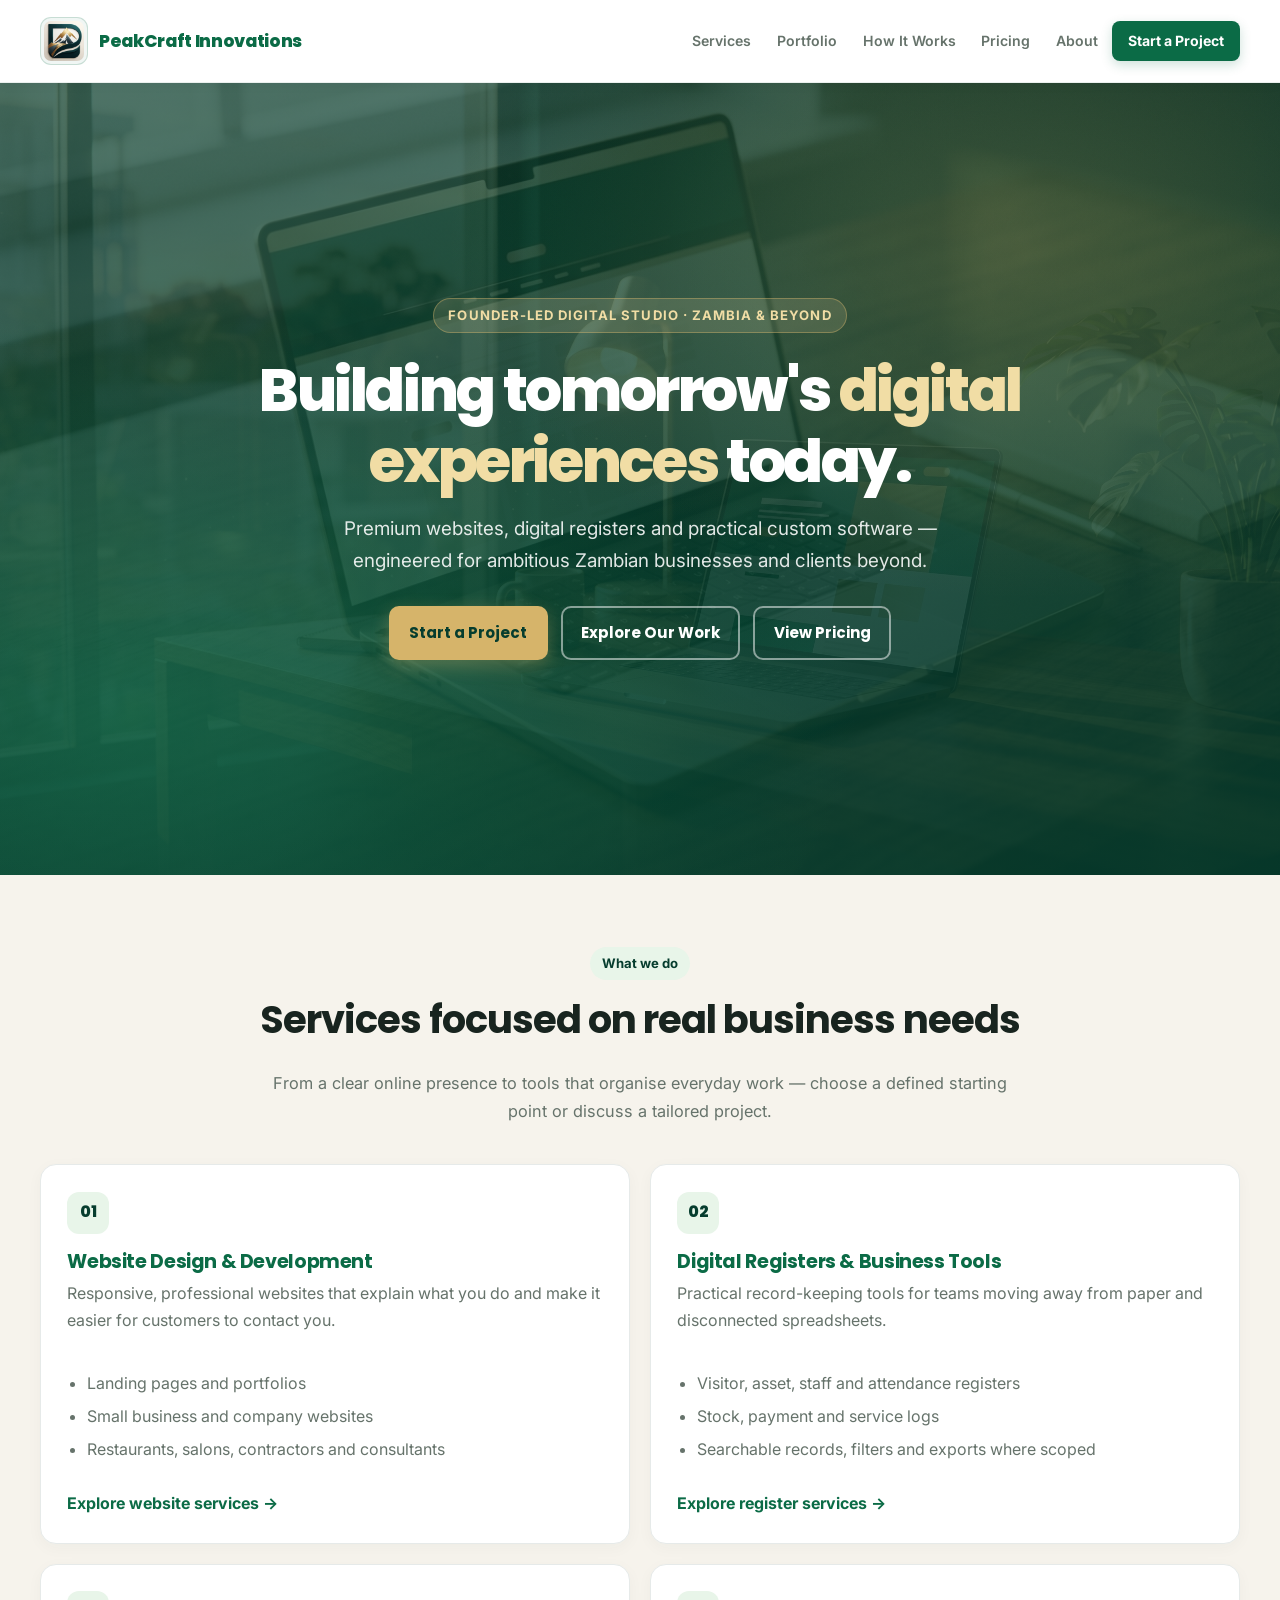
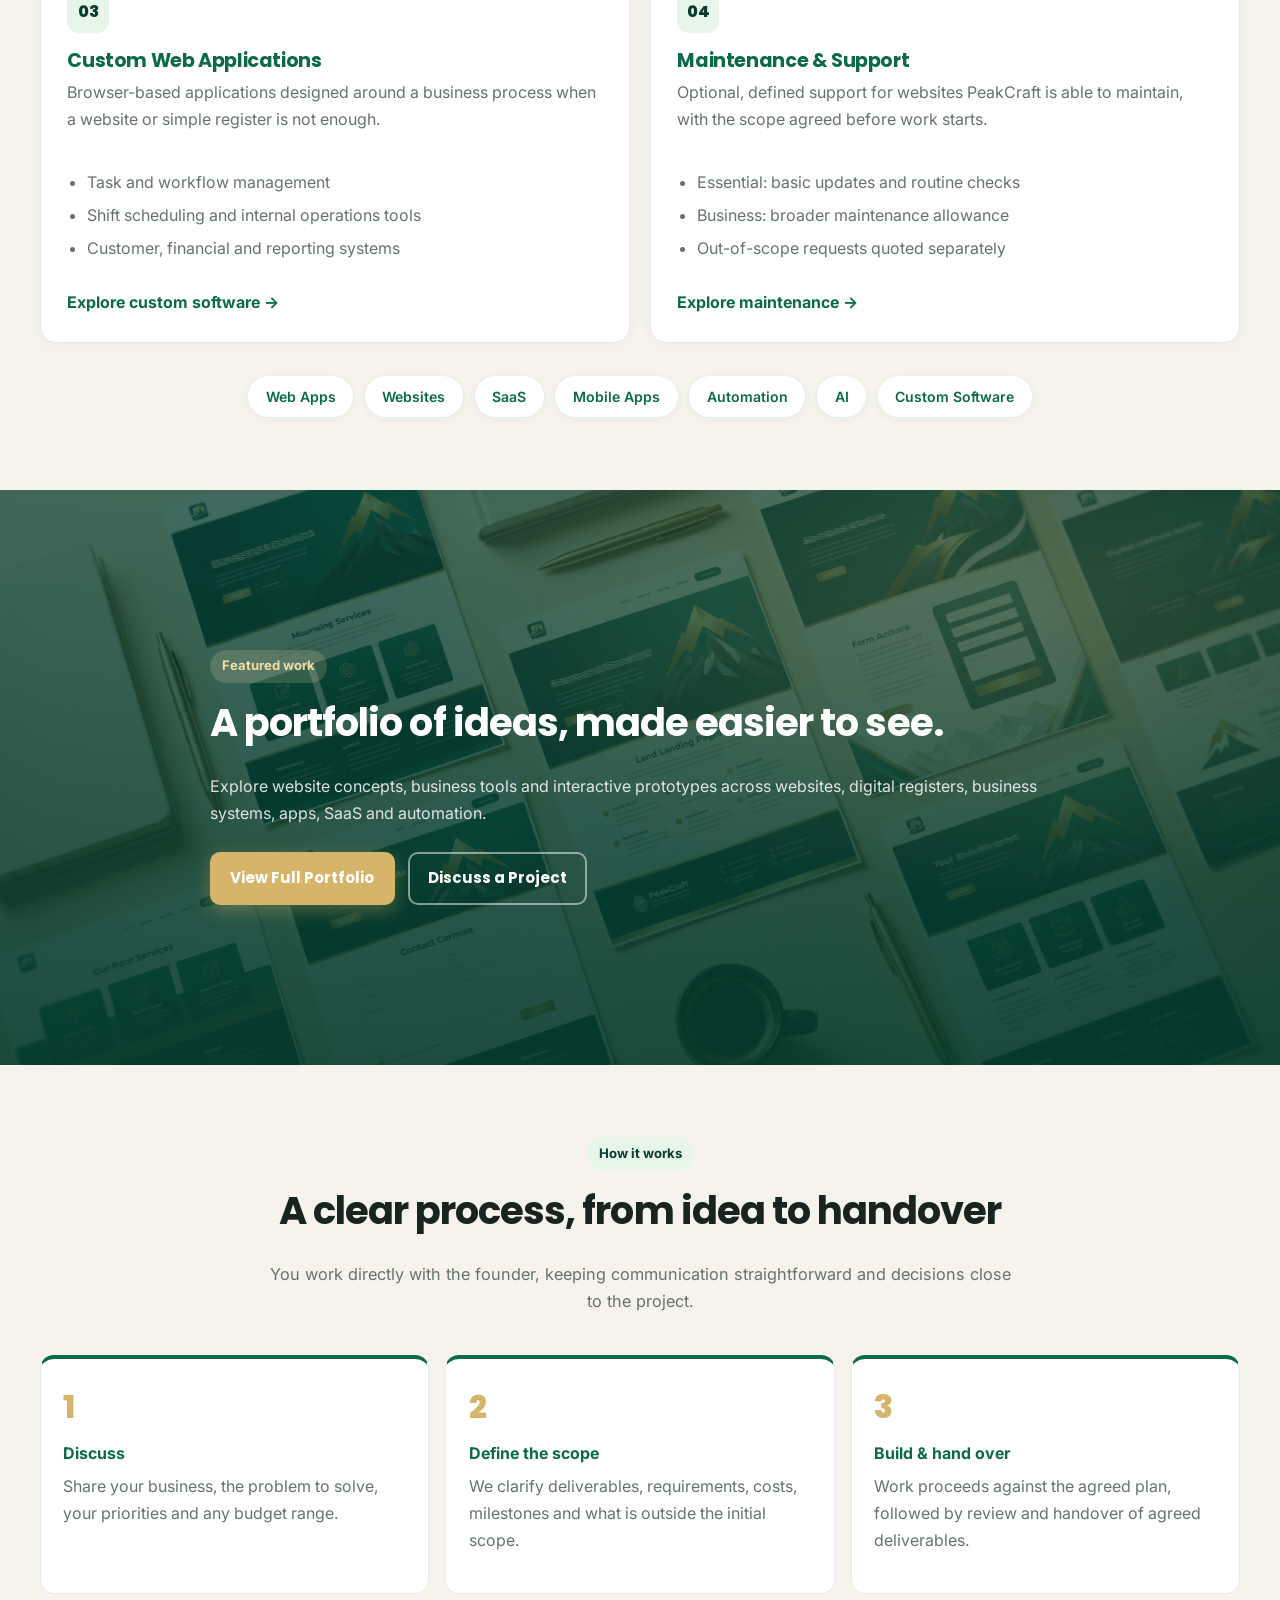
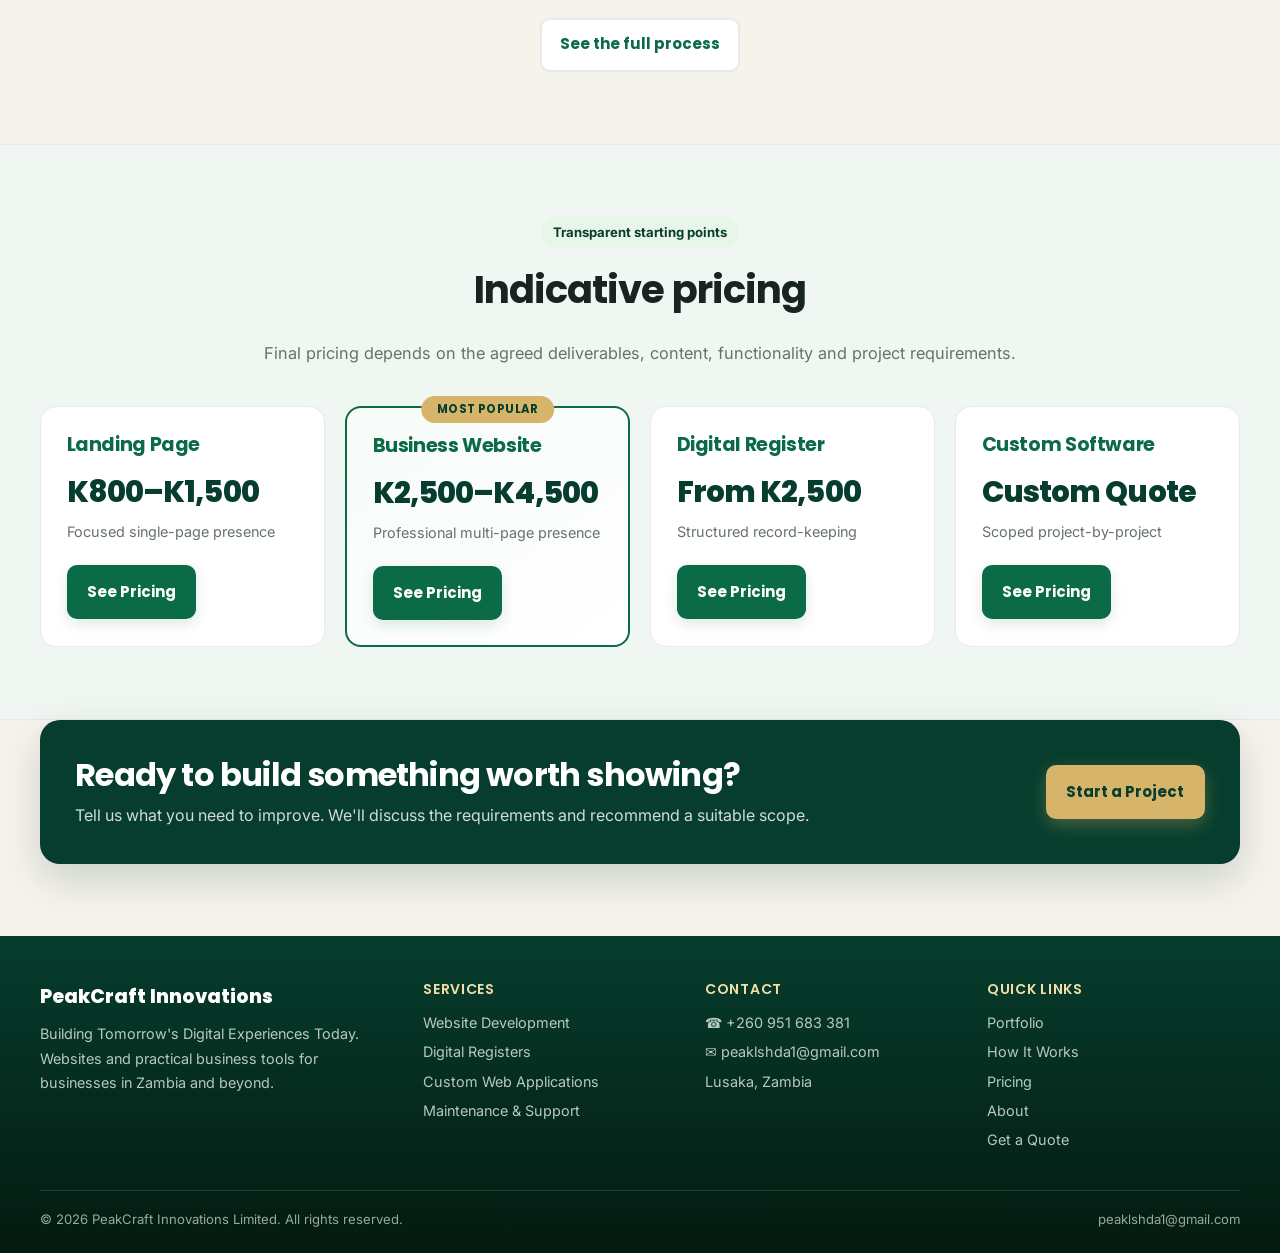
<file: index.html>
<!DOCTYPE html>
<html lang="en">
<head>
  <meta charset="UTF-8" />
  <meta name="viewport" content="width=device-width, initial-scale=1" />
  <title>PeakCraft Innovations — Premium Digital Solutions, Zambia</title>
  <meta name="description" content="PeakCraft Innovations is a founder-led digital studio in Lusaka building premium websites, digital registers, business systems, AI-assisted solutions and custom software for Zambian businesses and clients beyond." />
  <meta name="theme-color" content="#063D2E" />
  <link rel="icon" type="image/png" href="Socials/assets/logo.png" />
  <link rel="apple-touch-icon" href="Socials/assets/logo.png" />
  <link rel="preconnect" href="https://fonts.googleapis.com" />
  <link rel="preconnect" href="https://fonts.gstatic.com" crossorigin />
  <link href="https://fonts.googleapis.com/css2?family=Inter:wght@400;500;600;700&family=Poppins:wght@600;700;800&display=swap" rel="stylesheet" />
  <link rel="stylesheet" href="assets/css/styles.css" />
</head>
<body>
<a class="skip-link" href="#main">Skip to content</a>
<header id="mainHeader">
  <nav class="container" aria-label="Primary navigation">
    <a class="logo-wrapper" href="index.html" aria-label="PeakCraft Innovations home">
      <img class="logo-img" src="Socials/assets/logo.png" alt="PeakCraft Innovations logo" width="48" height="48"
        onerror="this.onerror=null;this.src='data:image/svg+xml,%3Csvg xmlns=%22http://www.w3.org/2000/svg%22 width=%2264%22 height=%2264%22 viewBox=%220 0 64 64%22%3E%3Crect width=%2264%22 height=%2264%22 fill=%22%23063D2E%22 rx=%2212%22/%3E%3Ctext x=%2232%22 y=%2242%22 font-size=%2230%22 text-anchor=%22middle%22 fill=%22%23F1DDA5%22 font-family=%22sans-serif%22 font-weight=%22bold%22%3EPC%3C/text%3E%3C/svg%3E'">
      <span class="logo-text">PeakCraft Innovations</span>
    </a>
    <button class="menu-toggle" aria-expanded="false" aria-controls="primary-links" aria-label="Open menu">☰</button>
    <div class="nav-links" id="primary-links" role="navigation" aria-label="Main menu">
      <a href="services.html">Services</a>
      <a href="portfolio.html">Portfolio</a>
      <a href="how-it-works.html">How It Works</a>
      <a href="pricing.html">Pricing</a>
      <a href="about.html">About</a>
      <a href="#" class="nav-cta" data-zite>Start a Project</a>
    </div>
  </nav>
</header>
<main id="main">
  <section class="hero-cinematic" aria-label="PeakCraft Innovations introduction">
    <div class="hero-video" aria-hidden="true">
      <video autoplay muted loop playsinline poster="assets/images/hero-poster.jpg" preload="metadata">
        <source src="Socials/assets/hero-video.mp4" type="video/mp4" />
      </video>
    </div>
    <div class="hero-photo" aria-hidden="true">
      <img src="assets/images/hero-photo.jpg" alt="" onerror="this.onerror=null;this.removeAttribute('src');" />
    </div>
    <div class="hero-overlay" aria-hidden="true"></div>
    <div class="hero-content">
      <span class="hero-eyebrow">Founder-led digital studio · Zambia &amp; beyond</span>
      <h1>Building tomorrow's <span class="gold">digital experiences</span> today.</h1>
      <p class="hero-lead">Premium websites, digital registers and practical custom software — engineered for ambitious Zambian businesses and clients beyond.</p>
      <div class="button-row">
        <a class="btn btn-gold" href="#" data-zite>Start a Project</a>
        <a class="btn btn-outline" href="portfolio.html" style="background:transparent;color:white;border-color:rgba(255,255,255,.5)">Explore Our Work</a>
        <a class="btn btn-ghost" href="pricing.html">View Pricing</a>
      </div>
    </div>
  </section>
  <section id="what-we-do" aria-labelledby="what-we-do-title">
    <div class="container">
      <div class="section-heading">
        <span class="eyebrow">What we do</span>
        <h2 id="what-we-do-title">Services focused on real business needs</h2>
        <p>From a clear online presence to tools that organise everyday work — choose a defined starting point or discuss a tailored project.</p>
      </div>
      <div class="service-grid">
        <article class="service-card">
          <span class="service-number" aria-hidden="true">01</span>
          <h3>Website Design &amp; Development</h3>
          <p>Responsive, professional websites that explain what you do and make it easier for customers to contact you.</p>
          <ul>
            <li>Landing pages and portfolios</li>
            <li>Small business and company websites</li>
            <li>Restaurants, salons, contractors and consultants</li>
          </ul>
          <a class="card-cta" href="services.html">Explore website services →</a>
        </article>
        <article class="service-card">
          <span class="service-number" aria-hidden="true">02</span>
          <h3>Digital Registers &amp; Business Tools</h3>
          <p>Practical record-keeping tools for teams moving away from paper and disconnected spreadsheets.</p>
          <ul>
            <li>Visitor, asset, staff and attendance registers</li>
            <li>Stock, payment and service logs</li>
            <li>Searchable records, filters and exports where scoped</li>
          </ul>
          <a class="card-cta" href="services.html">Explore register services →</a>
        </article>
        <article class="service-card">
          <span class="service-number" aria-hidden="true">03</span>
          <h3>Custom Web Applications</h3>
          <p>Browser-based applications designed around a business process when a website or simple register is not enough.</p>
          <ul>
            <li>Task and workflow management</li>
            <li>Shift scheduling and internal operations tools</li>
            <li>Customer, financial and reporting systems</li>
          </ul>
          <a class="card-cta" href="services.html">Explore custom software →</a>
        </article>
        <article class="service-card">
          <span class="service-number" aria-hidden="true">04</span>
          <h3>Maintenance &amp; Support</h3>
          <p>Optional, defined support for websites PeakCraft is able to maintain, with the scope agreed before work starts.</p>
          <ul>
            <li>Essential: basic updates and routine checks</li>
            <li>Business: broader maintenance allowance</li>
            <li>Out-of-scope requests quoted separately</li>
          </ul>
          <a class="card-cta" href="pricing.html">Explore maintenance →</a>
        </article>
      </div>
      <div class="tags" aria-label="Quick service shortcuts">
        <a href="#" class="tag" data-zite data-zite-service="Web App">Web Apps</a>
        <a href="#" class="tag" data-zite data-zite-service="Business Website">Websites</a>
        <a href="#" class="tag" data-zite data-zite-service="SaaS">SaaS</a>
        <a href="#" class="tag" data-zite data-zite-service="Mobile App">Mobile Apps</a>
        <a href="#" class="tag" data-zite data-zite-service="Business Automation">Automation</a>
        <a href="#" class="tag" data-zite data-zite-service="AI Solutions">AI</a>
        <a href="#" class="tag" data-zite data-zite-service="Custom Software">Custom Software</a>
      </div>
    </div>
  </section>
  <section class="page-band" aria-labelledby="featured-title">
    <div class="band-media">
      <img src="assets/images/page-featured.jpg" alt="" onerror="this.style.display='none'" loading="lazy" />
    </div>
    <div class="band-overlay"></div>
    <div class="band-content container">
      <span class="eyebrow" style="background:rgba(241,221,165,.18);color:var(--warm-gold)">Featured work</span>
      <h2 id="featured-title">A portfolio of ideas, made easier to see.</h2>
      <p>Explore website concepts, business tools and interactive prototypes across websites, digital registers, business systems, apps, SaaS and automation.</p>
      <div class="button-row">
        <a class="btn btn-gold" href="portfolio.html">View Full Portfolio</a>
        <a class="btn btn-ghost" href="#" data-zite>Discuss a Project</a>
      </div>
    </div>
  </section>
  <section aria-labelledby="process-teaser-title">
    <div class="container">
      <div class="section-heading">
        <span class="eyebrow">How it works</span>
        <h2 id="process-teaser-title">A clear process, from idea to handover</h2>
        <p>You work directly with the founder, keeping communication straightforward and decisions close to the project.</p>
      </div>
      <div class="steps-grid">
        <div class="step">
          <div class="step-number">1</div>
          <strong>Discuss</strong>
          <p>Share your business, the problem to solve, your priorities and any budget range.</p>
        </div>
        <div class="step">
          <div class="step-number">2</div>
          <strong>Define the scope</strong>
          <p>We clarify deliverables, requirements, costs, milestones and what is outside the initial scope.</p>
        </div>
        <div class="step">
          <div class="step-number">3</div>
          <strong>Build &amp; hand over</strong>
          <p>Work proceeds against the agreed plan, followed by review and handover of agreed deliverables.</p>
        </div>
      </div>
      <div class="button-row" style="justify-content:center">
        <a class="btn btn-outline" href="how-it-works.html">See the full process</a>
      </div>
    </div>
  </section>
  <section class="pricing-section" aria-labelledby="pricing-teaser-title">
    <div class="container">
      <div class="section-heading">
        <span class="eyebrow">Transparent starting points</span>
        <h2 id="pricing-teaser-title">Indicative pricing</h2>
        <p>Final pricing depends on the agreed deliverables, content, functionality and project requirements.</p>
      </div>
      <div class="pricing-grid pricing-grid-4">
        <article class="pricing-card">
          <h3>Landing Page</h3>
          <div class="pricing-price">K800–K1,500</div>
          <p class="pricing-period">Focused single-page presence</p>
          <a class="btn" href="pricing.html">See Pricing</a>
        </article>
        <article class="pricing-card featured">
          <div class="pricing-badge">MOST POPULAR</div>
          <h3>Business Website</h3>
          <div class="pricing-price">K2,500–K4,500</div>
          <p class="pricing-period">Professional multi-page presence</p>
          <a class="btn" href="pricing.html">See Pricing</a>
        </article>
        <article class="pricing-card">
          <h3>Digital Register</h3>
          <div class="pricing-price">From K2,500</div>
          <p class="pricing-period">Structured record-keeping</p>
          <a class="btn" href="pricing.html">See Pricing</a>
        </article>
        <article class="pricing-card">
          <h3>Custom Software</h3>
          <div class="pricing-price">Custom Quote</div>
          <p class="pricing-period">Scoped project-by-project</p>
          <a class="btn" href="pricing.html">See Pricing</a>
        </article>
      </div>
    </div>
  </section>
  <section aria-labelledby="final-cta-title" style="padding-top:0">
    <div class="container">
      <div class="custom-band">
        <div>
          <h2 id="final-cta-title">Ready to build something worth showing?</h2>
          <p>Tell us what you need to improve. We'll discuss the requirements and recommend a suitable scope.</p>
        </div>
        <a class="btn btn-gold" href="#" data-zite>Start a Project</a>
      </div>
    </div>
  </section>
</main>
<footer>
  <div class="container">
    <div class="footer-inner">
      <div class="footer-brand">
        <div class="footer-logo-text">PeakCraft Innovations</div>
        <p>Building Tomorrow's Digital Experiences Today. Websites and practical business tools for businesses in Zambia and beyond.</p>
      </div>
      <div class="footer-col">
        <h4>Services</h4>
        <a href="services.html">Website Development</a>
        <a href="services.html">Digital Registers</a>
        <a href="services.html">Custom Web Applications</a>
        <a href="services.html">Maintenance &amp; Support</a>
      </div>
      <div class="footer-col">
        <h4>Contact</h4>
        <a href="tel:+260951683381">☎ +260 951 683 381</a>
        <a href="mailto:peaklshda1@gmail.com">✉ peaklshda1@gmail.com</a>
        <p>Lusaka, Zambia</p>
      </div>
      <div class="footer-col">
        <h4>Quick Links</h4>
        <a href="portfolio.html">Portfolio</a>
        <a href="how-it-works.html">How It Works</a>
        <a href="pricing.html">Pricing</a>
        <a href="about.html">About</a>
        <a href="#" data-zite>Get a Quote</a>
      </div>
    </div>
    <div class="footer-bottom">
      <p>© 2026 PeakCraft Innovations Limited. All rights reserved.</p>
      <a href="mailto:peaklshda1@gmail.com">peaklshda1@gmail.com</a>
    </div>
  </div>
</footer>
<script src="assets/js/site-config.js"></script>
<script src="assets/js/main.js"></script>
</body>
</html>
</file>
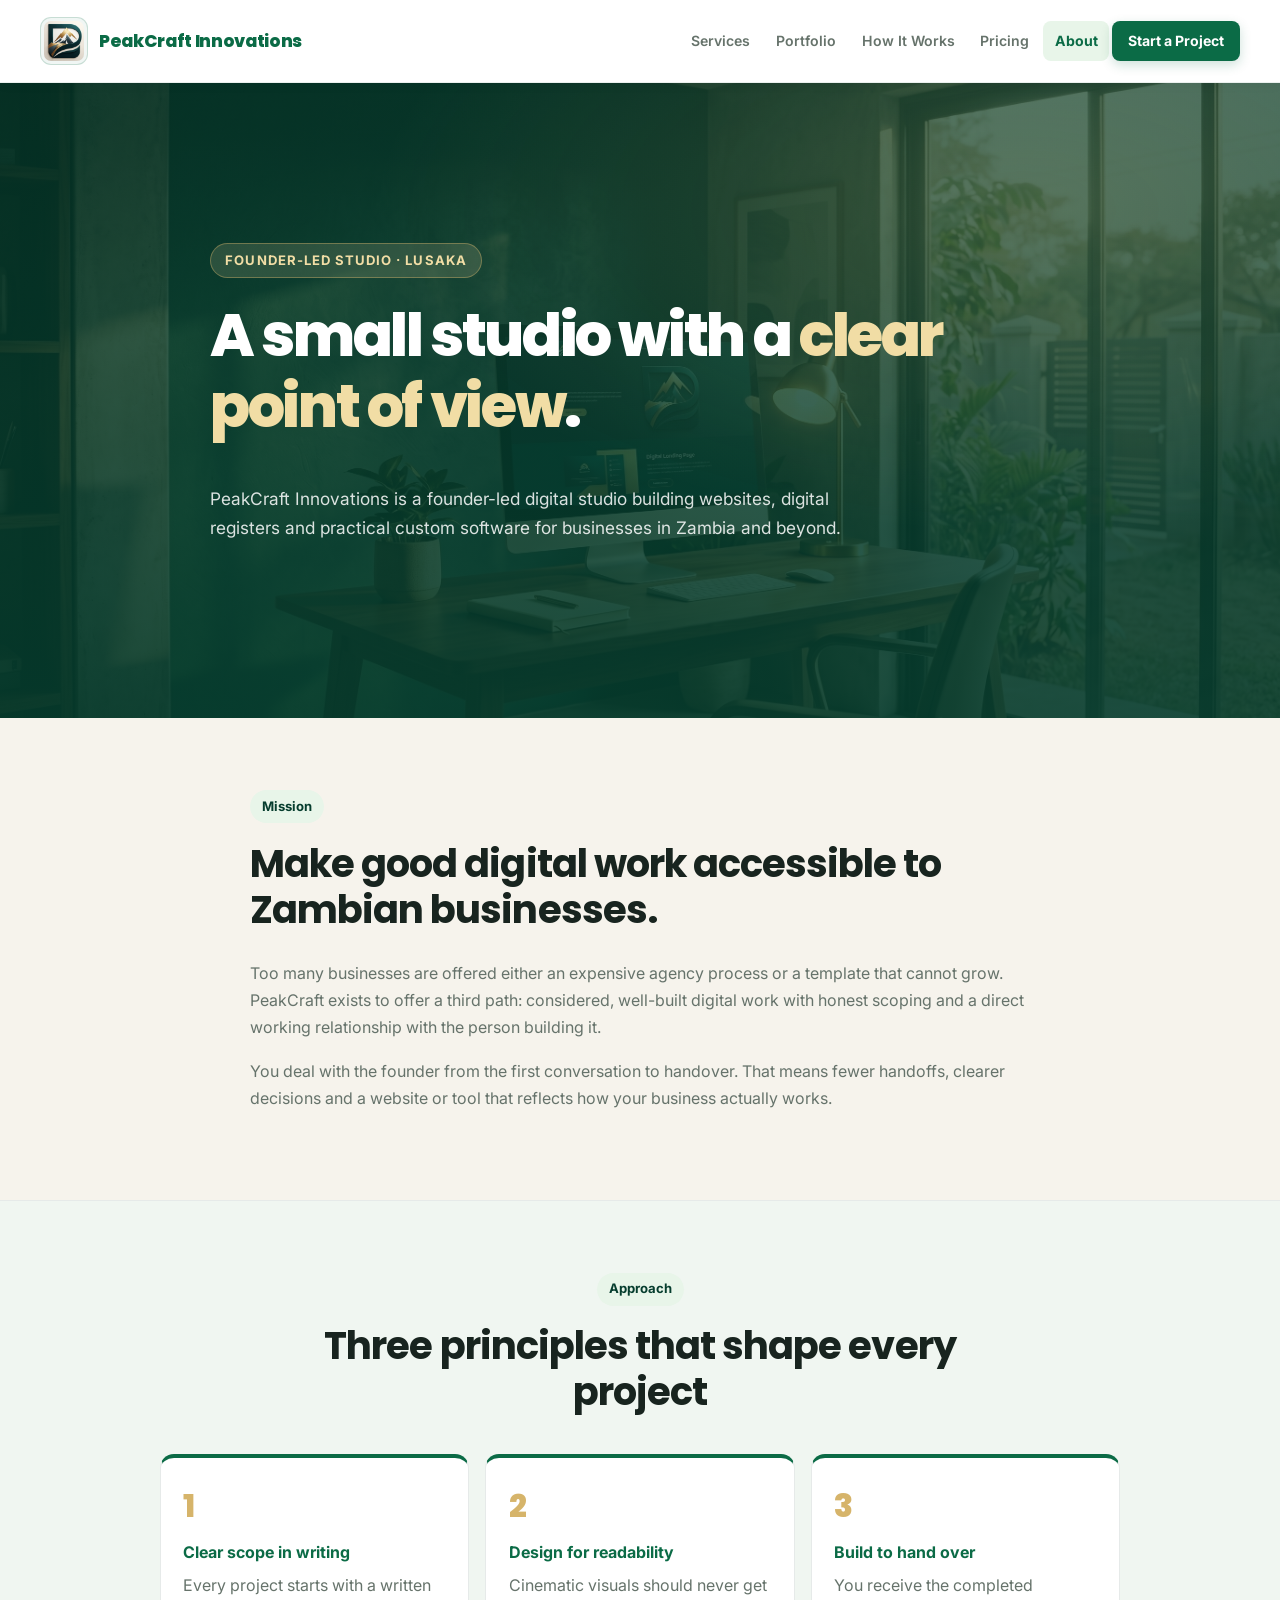
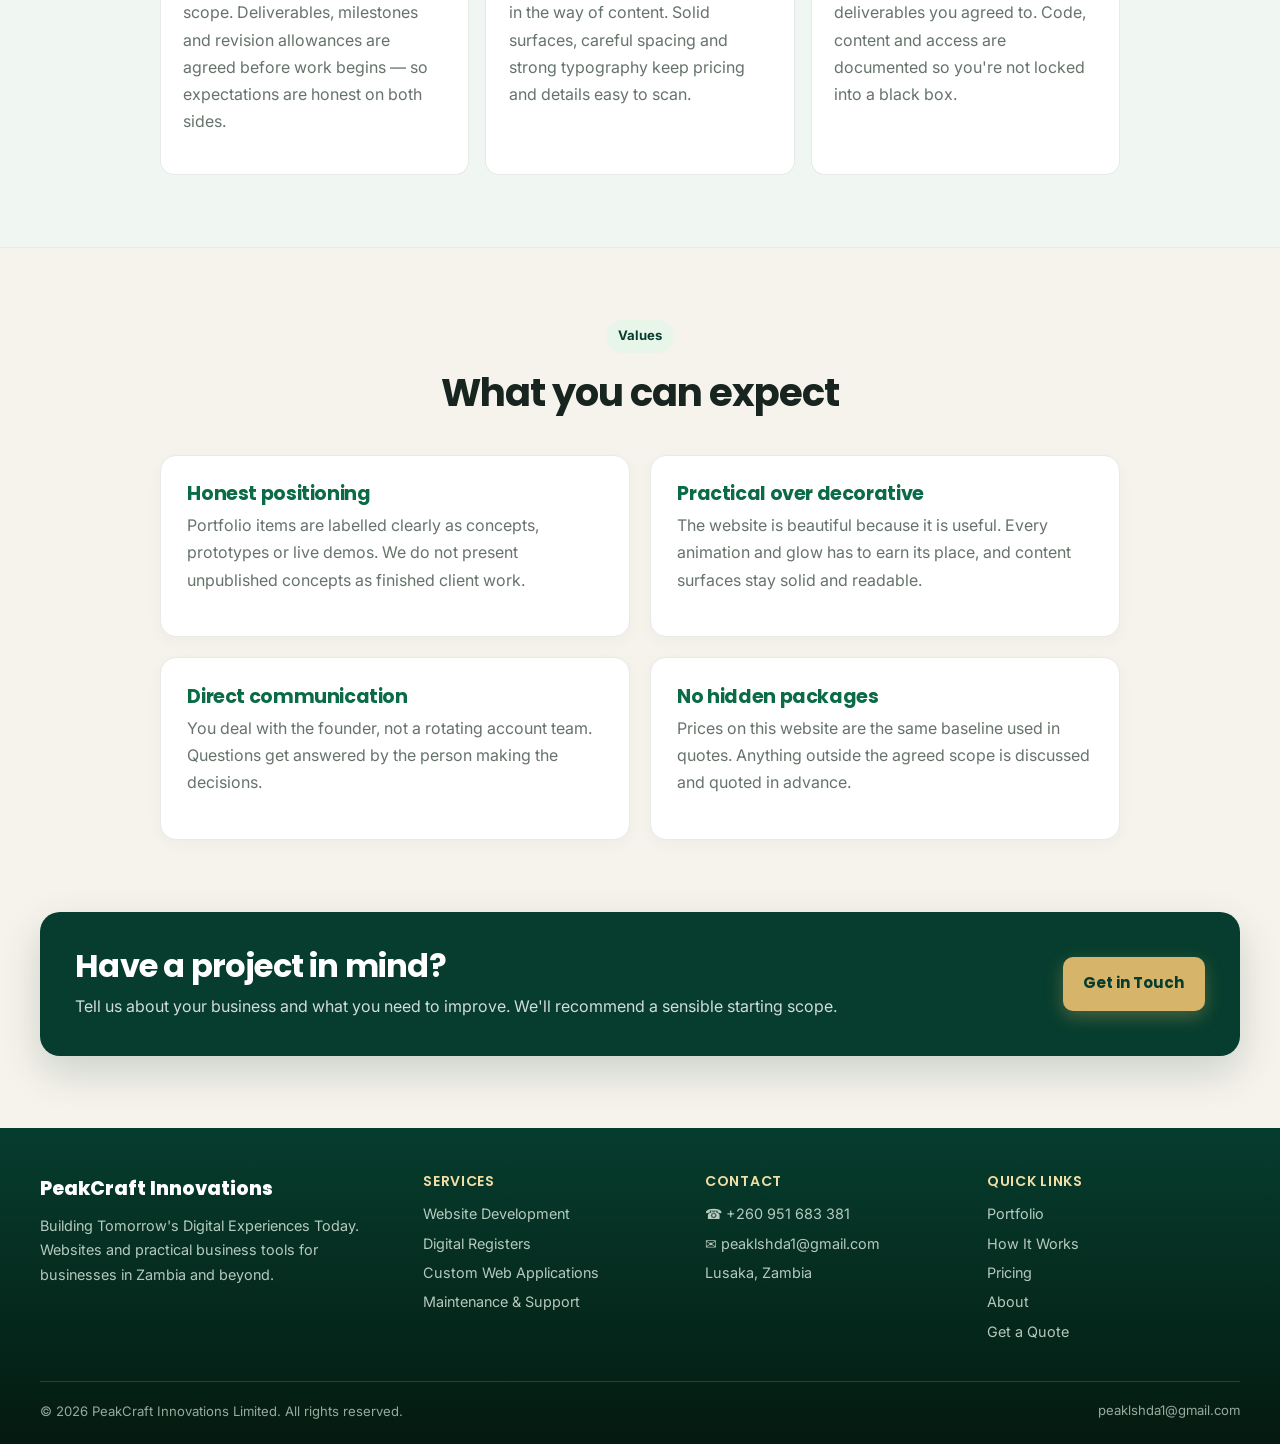
<file: about.html>
<!DOCTYPE html>
<html lang="en">
<head>
  <meta charset="UTF-8" />
  <meta name="viewport" content="width=device-width, initial-scale=1" />
  <title>About — PeakCraft Innovations</title>
  <meta name="description" content="PeakCraft Innovations is a founder-led digital studio in Lusaka, Zambia — building premium websites, digital registers and practical custom software." />
  <meta name="theme-color" content="#063D2E" />
  <link rel="icon" type="image/png" href="Socials/assets/logo.png" />
  <link rel="preconnect" href="https://fonts.googleapis.com" />
  <link rel="preconnect" href="https://fonts.gstatic.com" crossorigin />
  <link href="https://fonts.googleapis.com/css2?family=Inter:wght@400;500;600;700&family=Poppins:wght@600;700;800&display=swap" rel="stylesheet" />
  <link rel="stylesheet" href="assets/css/styles.css" />
</head>
<body>
<a class="skip-link" href="#main">Skip to content</a>
<header id="mainHeader">
  <nav class="container" aria-label="Primary navigation">
    <a class="logo-wrapper" href="index.html" aria-label="PeakCraft Innovations home">
      <img class="logo-img" src="Socials/assets/logo.png" alt="PeakCraft Innovations logo" width="48" height="48"
        onerror="this.onerror=null;this.src='data:image/svg+xml,%3Csvg xmlns=%22http://www.w3.org/2000/svg%22 width=%2264%22 height=%2264%22 viewBox=%220 0 64 64%22%3E%3Crect width=%2264%22 height=%2264%22 fill=%22%23063D2E%22 rx=%2212%22/%3E%3Ctext x=%2232%22 y=%2242%22 font-size=%2230%22 text-anchor=%22middle%22 fill=%22%23F1DDA5%22 font-family=%22sans-serif%22 font-weight=%22bold%22%3EPC%3C/text%3E%3C/svg%3E'">
      <span class="logo-text">PeakCraft Innovations</span>
    </a>
    <button class="menu-toggle" aria-expanded="false" aria-controls="primary-links" aria-label="Open menu">☰</button>
    <div class="nav-links" id="primary-links" role="navigation" aria-label="Main menu">
      <a href="services.html">Services</a>
      <a href="portfolio.html">Portfolio</a>
      <a href="how-it-works.html">How It Works</a>
      <a href="pricing.html">Pricing</a>
      <a href="about.html" class="active-link" aria-current="page">About</a>
      <a href="#" class="nav-cta" data-zite>Start a Project</a>
    </div>
  </nav>
</header>
<main id="main">
  <section class="page-band" aria-labelledby="about-title">
    <div class="band-media"><img src="assets/images/page-about.jpg" alt="" onerror="this.style.display='none'" /></div>
    <div class="band-overlay"></div>
    <div class="band-content container">
      <span class="hero-eyebrow">Founder-led studio · Lusaka</span>
      <h1 id="about-title">A small studio with a <span style="color:var(--warm-gold)">clear point of view</span>.</h1>
      <p style="max-width:640px;font-size:1.08rem">PeakCraft Innovations is a founder-led digital studio building websites, digital registers and practical custom software for businesses in Zambia and beyond.</p>
    </div>
  </section>
  <section aria-labelledby="mission-title">
    <div class="container">
      <div style="max-width:780px;margin:0 auto">
        <span class="eyebrow">Mission</span>
        <h2 id="mission-title">Make good digital work accessible to Zambian businesses.</h2>
        <p>Too many businesses are offered either an expensive agency process or a template that cannot grow. PeakCraft exists to offer a third path: considered, well-built digital work with honest scoping and a direct working relationship with the person building it.</p>
        <p>You deal with the founder from the first conversation to handover. That means fewer handoffs, clearer decisions and a website or tool that reflects how your business actually works.</p>
      </div>
    </div>
  </section>
  <section style="background:#F0F6F1;border-block:1px solid var(--gray-100)" aria-labelledby="approach-title">
    <div class="container">
      <div class="section-heading">
        <span class="eyebrow">Approach</span>
        <h2 id="approach-title">Three principles that shape every project</h2>
      </div>
      <div class="steps-grid" style="max-width:960px;margin:0 auto">
        <div class="step">
          <div class="step-number">1</div>
          <strong>Clear scope in writing</strong>
          <p>Every project starts with a written scope. Deliverables, milestones and revision allowances are agreed before work begins — so expectations are honest on both sides.</p>
        </div>
        <div class="step">
          <div class="step-number">2</div>
          <strong>Design for readability</strong>
          <p>Cinematic visuals should never get in the way of content. Solid surfaces, careful spacing and strong typography keep pricing and details easy to scan.</p>
        </div>
        <div class="step">
          <div class="step-number">3</div>
          <strong>Build to hand over</strong>
          <p>You receive the completed deliverables you agreed to. Code, content and access are documented so you're not locked into a black box.</p>
        </div>
      </div>
    </div>
  </section>
  <section aria-labelledby="values-title">
    <div class="container">
      <div class="section-heading">
        <span class="eyebrow">Values</span>
        <h2 id="values-title">What you can expect</h2>
      </div>
      <div class="service-grid" style="max-width:960px;margin:0 auto">
        <article class="service-card">
          <h3>Honest positioning</h3>
          <p>Portfolio items are labelled clearly as concepts, prototypes or live demos. We do not present unpublished concepts as finished client work.</p>
        </article>
        <article class="service-card">
          <h3>Practical over decorative</h3>
          <p>The website is beautiful because it is useful. Every animation and glow has to earn its place, and content surfaces stay solid and readable.</p>
        </article>
        <article class="service-card">
          <h3>Direct communication</h3>
          <p>You deal with the founder, not a rotating account team. Questions get answered by the person making the decisions.</p>
        </article>
        <article class="service-card">
          <h3>No hidden packages</h3>
          <p>Prices on this website are the same baseline used in quotes. Anything outside the agreed scope is discussed and quoted in advance.</p>
        </article>
      </div>
    </div>
  </section>
  <section aria-labelledby="about-cta-title" style="padding-top:0">
    <div class="container">
      <div class="custom-band">
        <div>
          <h2 id="about-cta-title">Have a project in mind?</h2>
          <p>Tell us about your business and what you need to improve. We'll recommend a sensible starting scope.</p>
        </div>
        <a class="btn btn-gold" href="#" data-zite>Get in Touch</a>
      </div>
    </div>
  </section>
</main>
<footer>
  <div class="container">
    <div class="footer-inner">
      <div class="footer-brand">
        <div class="footer-logo-text">PeakCraft Innovations</div>
        <p>Building Tomorrow's Digital Experiences Today. Websites and practical business tools for businesses in Zambia and beyond.</p>
      </div>
      <div class="footer-col">
        <h4>Services</h4>
        <a href="services.html">Website Development</a>
        <a href="services.html">Digital Registers</a>
        <a href="services.html">Custom Web Applications</a>
        <a href="services.html">Maintenance &amp; Support</a>
      </div>
      <div class="footer-col">
        <h4>Contact</h4>
        <a href="tel:+260951683381">☎ +260 951 683 381</a>
        <a href="mailto:peaklshda1@gmail.com">✉ peaklshda1@gmail.com</a>
        <p>Lusaka, Zambia</p>
      </div>
      <div class="footer-col">
        <h4>Quick Links</h4>
        <a href="portfolio.html">Portfolio</a>
        <a href="how-it-works.html">How It Works</a>
        <a href="pricing.html">Pricing</a>
        <a href="about.html">About</a>
        <a href="#" data-zite>Get a Quote</a>
      </div>
    </div>
    <div class="footer-bottom">
      <p>© 2026 PeakCraft Innovations Limited. All rights reserved.</p>
      <a href="mailto:peaklshda1@gmail.com">peaklshda1@gmail.com</a>
    </div>
  </div>
</footer>
<script src="assets/js/site-config.js"></script>
<script src="assets/js/main.js"></script>
</body>
</html>
</file>
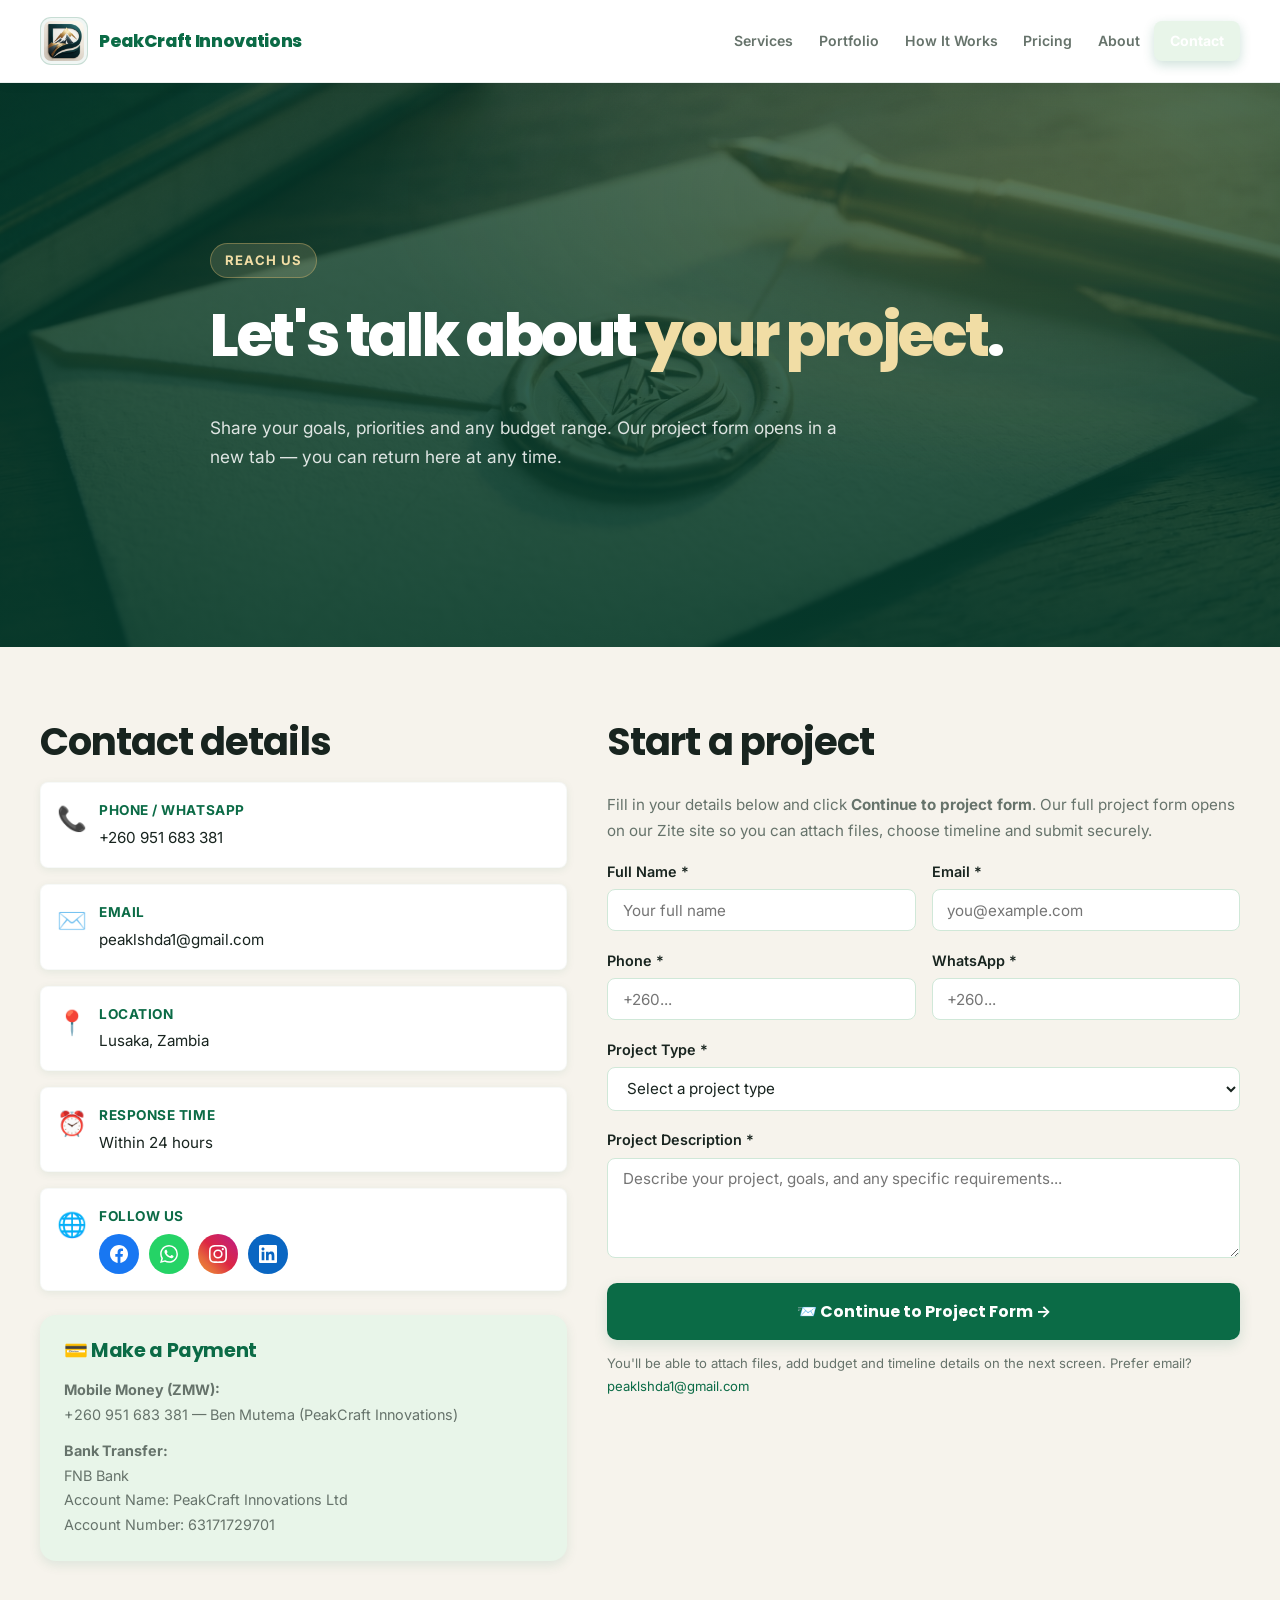
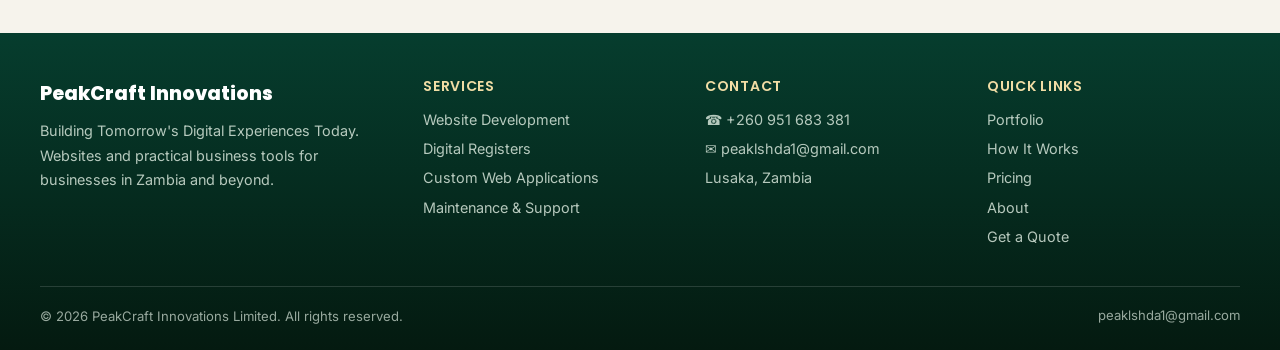
<file: contact.html>
<!DOCTYPE html>
<html lang="en">
<head>
  <meta charset="UTF-8" />
  <meta name="viewport" content="width=device-width, initial-scale=1" />
  <title>Contact — PeakCraft Innovations</title>
  <meta name="description" content="Contact PeakCraft Innovations to discuss a website, digital register, business system, custom software or automation project in Zambia." />
  <meta name="theme-color" content="#063D2E" />
  <link rel="icon" type="image/png" href="Socials/assets/logo.png" />
  <link rel="preconnect" href="https://fonts.googleapis.com" />
  <link rel="preconnect" href="https://fonts.gstatic.com" crossorigin />
  <link href="https://fonts.googleapis.com/css2?family=Inter:wght@400;500;600;700&family=Poppins:wght@600;700;800&display=swap" rel="stylesheet" />
  <link rel="stylesheet" href="assets/css/styles.css" />
</head>
<body>
<a class="skip-link" href="#main">Skip to content</a>
<header id="mainHeader">
  <nav class="container" aria-label="Primary navigation">
    <a class="logo-wrapper" href="index.html" aria-label="PeakCraft Innovations home">
      <img class="logo-img" src="Socials/assets/logo.png" alt="PeakCraft Innovations logo" width="48" height="48"
        onerror="this.onerror=null;this.src='data:image/svg+xml,%3Csvg xmlns=%22http://www.w3.org/2000/svg%22 width=%2264%22 height=%2264%22 viewBox=%220 0 64 64%22%3E%3Crect width=%2264%22 height=%2264%22 fill=%22%23063D2E%22 rx=%2212%22/%3E%3Ctext x=%2232%22 y=%2242%22 font-size=%2230%22 text-anchor=%22middle%22 fill=%22%23F1DDA5%22 font-family=%22sans-serif%22 font-weight=%22bold%22%3EPC%3C/text%3E%3C/svg%3E'">
      <span class="logo-text">PeakCraft Innovations</span>
    </a>
    <button class="menu-toggle" aria-expanded="false" aria-controls="primary-links" aria-label="Open menu">☰</button>
    <div class="nav-links" id="primary-links" role="navigation" aria-label="Main menu">
      <a href="services.html">Services</a>
      <a href="portfolio.html">Portfolio</a>
      <a href="how-it-works.html">How It Works</a>
      <a href="pricing.html">Pricing</a>
      <a href="about.html">About</a>
      <a href="#" class="nav-cta active-link" data-zite aria-current="page">Contact</a>
    </div>
  </nav>
</header>
<main id="main">
  <section class="page-band" aria-labelledby="contact-title">
    <div class="band-media"><img src="assets/images/page-contact.jpg" alt="" onerror="this.style.display='none'" /></div>
    <div class="band-overlay"></div>
    <div class="band-content container">
      <span class="hero-eyebrow">Reach us</span>
      <h1 id="contact-title">Let's talk about <span style="color:var(--warm-gold)">your project</span>.</h1>
      <p style="max-width:640px;font-size:1.08rem">Share your goals, priorities and any budget range. Our project form opens in a new tab — you can return here at any time.</p>
    </div>
  </section>
  <section aria-label="Contact details and project form">
    <div class="container">
      <div class="contact-grid">
        <div class="contact-info">
          <h2>Contact details</h2>
          <div class="contact-info-item">
            <div class="contact-info-icon">📞</div>
            <div class="contact-info-text">
              <strong>Phone / WhatsApp</strong>
              <a href="tel:+260951683381">+260 951 683 381</a>
            </div>
          </div>
          <div class="contact-info-item">
            <div class="contact-info-icon">✉️</div>
            <div class="contact-info-text">
              <strong>Email</strong>
              <a href="mailto:peaklshda1@gmail.com">peaklshda1@gmail.com</a>
            </div>
          </div>
          <div class="contact-info-item">
            <div class="contact-info-icon">📍</div>
            <div class="contact-info-text">
              <strong>Location</strong>
              <p>Lusaka, Zambia</p>
            </div>
          </div>
          <div class="contact-info-item">
            <div class="contact-info-icon">⏰</div>
            <div class="contact-info-text">
              <strong>Response time</strong>
              <p>Within 24 hours</p>
            </div>
          </div>
          <div class="contact-info-item">
            <div class="contact-info-icon">🌐</div>
            <div class="contact-info-text">
              <strong>Follow Us</strong>
              <div class="social-icons">
                <a href="https://www.facebook.com/share/1MSvjvE5Wn/" target="_blank" rel="noopener noreferrer" class="facebook-link" aria-label="Follow us on Facebook">
                  <svg width="18" height="18" viewBox="0 0 24 24" fill="currentColor" aria-hidden="true"><path d="M24 12.073c0-6.627-5.373-12-12-12s-12 5.373-12 12c0 5.99 4.388 10.954 10.125 11.854v-8.385H7.078v-3.47h3.047V9.43c0-3.007 1.792-4.669 4.533-4.669 1.312 0 2.686.235 2.686.235v2.953H15.83c-1.491 0-1.956.925-1.956 1.874v2.25h3.328l-.532 3.47h-2.796v8.385C19.612 23.027 24 18.062 24 12.073z"/></svg>
                </a>
                <a href="https://wa.me/260951683381" target="_blank" rel="noopener noreferrer" class="whatsapp-link" aria-label="Chat with us on WhatsApp">
                  <svg width="18" height="18" viewBox="0 0 24 24" fill="currentColor" aria-hidden="true"><path d="M17.472 14.382c-.297-.149-1.758-.867-2.03-.967-.273-.099-.471-.148-.67.15-.197.297-.767.966-.94 1.164-.173.199-.347.223-.644.075-.297-.15-1.255-.463-2.39-1.475-.883-.788-1.48-1.761-1.653-2.059-.173-.297-.018-.458.13-.606.134-.133.298-.347.446-.52.149-.174.198-.298.298-.497.099-.198.05-.371-.025-.52-.075-.149-.669-1.612-.916-2.207-.242-.579-.487-.5-.669-.51-.173-.008-.371-.01-.57-.01-.198 0-.52.074-.792.372-.272.297-1.04 1.016-1.04 2.479 0 1.462 1.065 2.875 1.213 3.074.149.198 2.096 3.2 5.077 4.487.709.306 1.262.489 1.694.625.712.227 1.36.195 1.871.118.571-.085 1.758-.719 2.006-1.413.248-.694.248-1.289.173-1.413-.074-.124-.272-.198-.57-.347m-5.421 7.403h-.004a9.87 9.87 0 01-5.031-1.378l-.361-.214-3.741.982.998-3.648-.235-.374a9.86 9.86 0 01-1.51-5.26c.001-5.45 4.436-9.884 9.888-9.884 2.64 0 5.122 1.03 6.988 2.898a9.825 9.825 0 012.893 6.994c-.003 5.45-4.437 9.884-9.885 9.884m8.413-18.297A11.815 11.815 0 0012.05 0C5.495 0 .16 5.335.157 11.892c0 2.096.547 4.142 1.588 5.945L.057 24l6.305-1.654a11.882 11.882 0 005.683 1.448h.005c6.554 0 11.89-5.335 11.893-11.893a11.821 11.821 0 00-3.48-8.413z"/></svg>
                </a>
                <a href="https://www.instagram.com/" target="_blank" rel="noopener noreferrer" class="instagram-link" aria-label="Follow us on Instagram">
                  <svg width="18" height="18" viewBox="0 0 24 24" fill="currentColor" aria-hidden="true"><path d="M12 2.163c3.204 0 3.584.012 4.85.07 3.252.148 4.771 1.691 4.919 4.919.058 1.265.069 1.645.069 4.849 0 3.205-.012 3.584-.069 4.849-.149 3.225-1.664 4.771-4.919 4.919-1.266.058-1.644.07-4.85.07-3.204 0-3.584-.012-4.849-.07-3.26-.149-4.771-1.699-4.919-4.92-.058-1.265-.07-1.644-.07-4.849 0-3.204.013-3.583.07-4.849.149-3.227 1.664-4.771 4.919-4.919 1.266-.057 1.645-.069 4.849-.069zM12 0C8.741 0 8.333.014 7.053.072 2.695.272.273 2.69.073 7.052.014 8.333 0 8.741 0 12c0 3.259.014 3.668.072 4.948.2 4.358 2.618 6.78 6.98 6.98C8.333 23.986 8.741 24 12 24c3.259 0 3.668-.014 4.948-.072 4.354-.2 6.782-2.618 6.979-6.98.059-1.28.073-1.689.073-4.948 0-3.259-.014-3.667-.072-4.947-.196-4.354-2.617-6.78-6.979-6.98C15.668.014 15.259 0 12 0zm0 5.838a6.162 6.162 0 100 12.324 6.162 6.162 0 000-12.324zM12 16a4 4 0 110-8 4 4 0 010 8zm6.406-11.845a1.44 1.44 0 100 2.881 1.44 1.44 0 000-2.881z"/></svg>
                </a>
                <a href="https://www.linkedin.com/" target="_blank" rel="noopener noreferrer" class="linkedin-link" aria-label="Connect with us on LinkedIn">
                  <svg width="18" height="18" viewBox="0 0 24 24" fill="currentColor" aria-hidden="true"><path d="M20.447 20.452h-3.554v-5.569c0-1.328-.027-3.037-1.852-3.037-1.853 0-2.136 1.445-2.136 2.939v5.667H9.351V9h3.414v1.561h.046c.477-.9 1.637-1.85 3.37-1.85 3.601 0 4.267 2.37 4.267 5.455v6.286zM5.337 7.433c-1.144 0-2.063-.926-2.063-2.065 0-1.138.92-2.063 2.063-2.063 1.14 0 2.064.925 2.064 2.063 0 1.139-.925 2.065-2.064 2.065zm1.782 13.019H3.555V9h3.564v11.452zM22.225 0H1.771C.792 0 0 .774 0 1.729v20.542C0 23.227.792 24 1.771 24h20.451C23.2 24 24 23.227 24 22.271V1.729C24 .774 23.2 0 22.222 0h.003z"/></svg>
                </a>
              </div>
            </div>
          </div>
          <div class="payment-box">
            <h3>💳 Make a Payment</h3>
            <p><strong>Mobile Money (ZMW):</strong><br>+260 951 683 381 — Ben Mutema (PeakCraft Innovations)</p>
            <p><strong>Bank Transfer:</strong><br>FNB Bank<br>Account Name: PeakCraft Innovations Ltd<br>Account Number: 63171729701</p>
          </div>
        </div>
        <div>
          <h2>Start a project</h2>
          <p style="margin-bottom:1rem;color:var(--text-secondary);font-size:.95rem">
            Fill in your details below and click <strong>Continue to project form</strong>. Our full project form opens on our Zite site so you can attach files, choose timeline and submit securely.
          </p>
          <form id="contact-form" aria-label="Project details" novalidate>
            <div class="form-row">
              <div>
                <label for="name">Full Name *</label>
                <input id="name" name="name" type="text" placeholder="Your full name" required autocomplete="name" />
              </div>
              <div>
                <label for="email">Email *</label>
                <input id="email" name="email" type="email" placeholder="you@example.com" required autocomplete="email" />
              </div>
            </div>
            <div class="form-row">
              <div>
                <label for="phone">Phone *</label>
                <input id="phone" name="phone" type="tel" placeholder="+260..." required autocomplete="tel" />
              </div>
              <div>
                <label for="whatsapp">WhatsApp *</label>
                <input id="whatsapp" name="whatsapp" type="tel" placeholder="+260..." required />
              </div>
            </div>
            <label for="projectType">Project Type *</label>
            <select id="projectType" name="projectType" required>
              <option value="">Select a project type</option>
              <option value="Landing Page">Landing Page</option>
              <option value="Business Website">Business Website</option>
              <option value="Advanced Website">Advanced Website</option>
              <option value="Digital Register">Digital Register</option>
              <option value="Business Tool">Simple Business Tool</option>
              <option value="Website Maintenance">Website Maintenance</option>
              <option value="Custom Software">Custom Software / App / SaaS / AI / Automation</option>
            </select>
            <label for="description">Project Description *</label>
            <textarea id="description" name="description" rows="4" placeholder="Describe your project, goals, and any specific requirements..." required></textarea>
            <button type="submit" class="btn form-submit-btn">📨 Continue to Project Form →</button>
            <p style="font-size:.82rem;margin-top:.75rem;color:var(--text-secondary)">
              You'll be able to attach files, add budget and timeline details on the next screen.
              Prefer email? <a href="mailto:peaklshda1@gmail.com">peaklshda1@gmail.com</a>
            </p>
          </form>
        </div>
      </div>
    </div>
  </section>
</main>
<footer>
  <div class="container">
    <div class="footer-inner">
      <div class="footer-brand">
        <div class="footer-logo-text">PeakCraft Innovations</div>
        <p>Building Tomorrow's Digital Experiences Today. Websites and practical business tools for businesses in Zambia and beyond.</p>
      </div>
      <div class="footer-col">
        <h4>Services</h4>
        <a href="services.html">Website Development</a>
        <a href="services.html">Digital Registers</a>
        <a href="services.html">Custom Web Applications</a>
        <a href="services.html">Maintenance &amp; Support</a>
      </div>
      <div class="footer-col">
        <h4>Contact</h4>
        <a href="tel:+260951683381">☎ +260 951 683 381</a>
        <a href="mailto:peaklshda1@gmail.com">✉ peaklshda1@gmail.com</a>
        <p>Lusaka, Zambia</p>
      </div>
      <div class="footer-col">
        <h4>Quick Links</h4>
        <a href="portfolio.html">Portfolio</a>
        <a href="how-it-works.html">How It Works</a>
        <a href="pricing.html">Pricing</a>
        <a href="about.html">About</a>
        <a href="#" data-zite>Get a Quote</a>
      </div>
    </div>
    <div class="footer-bottom">
      <p>© 2026 PeakCraft Innovations Limited. All rights reserved.</p>
      <a href="mailto:peaklshda1@gmail.com">peaklshda1@gmail.com</a>
    </div>
  </div>
</footer>
<script src="assets/js/site-config.js"></script>
<script src="assets/js/main.js"></script>
</body>
</html>
</file>
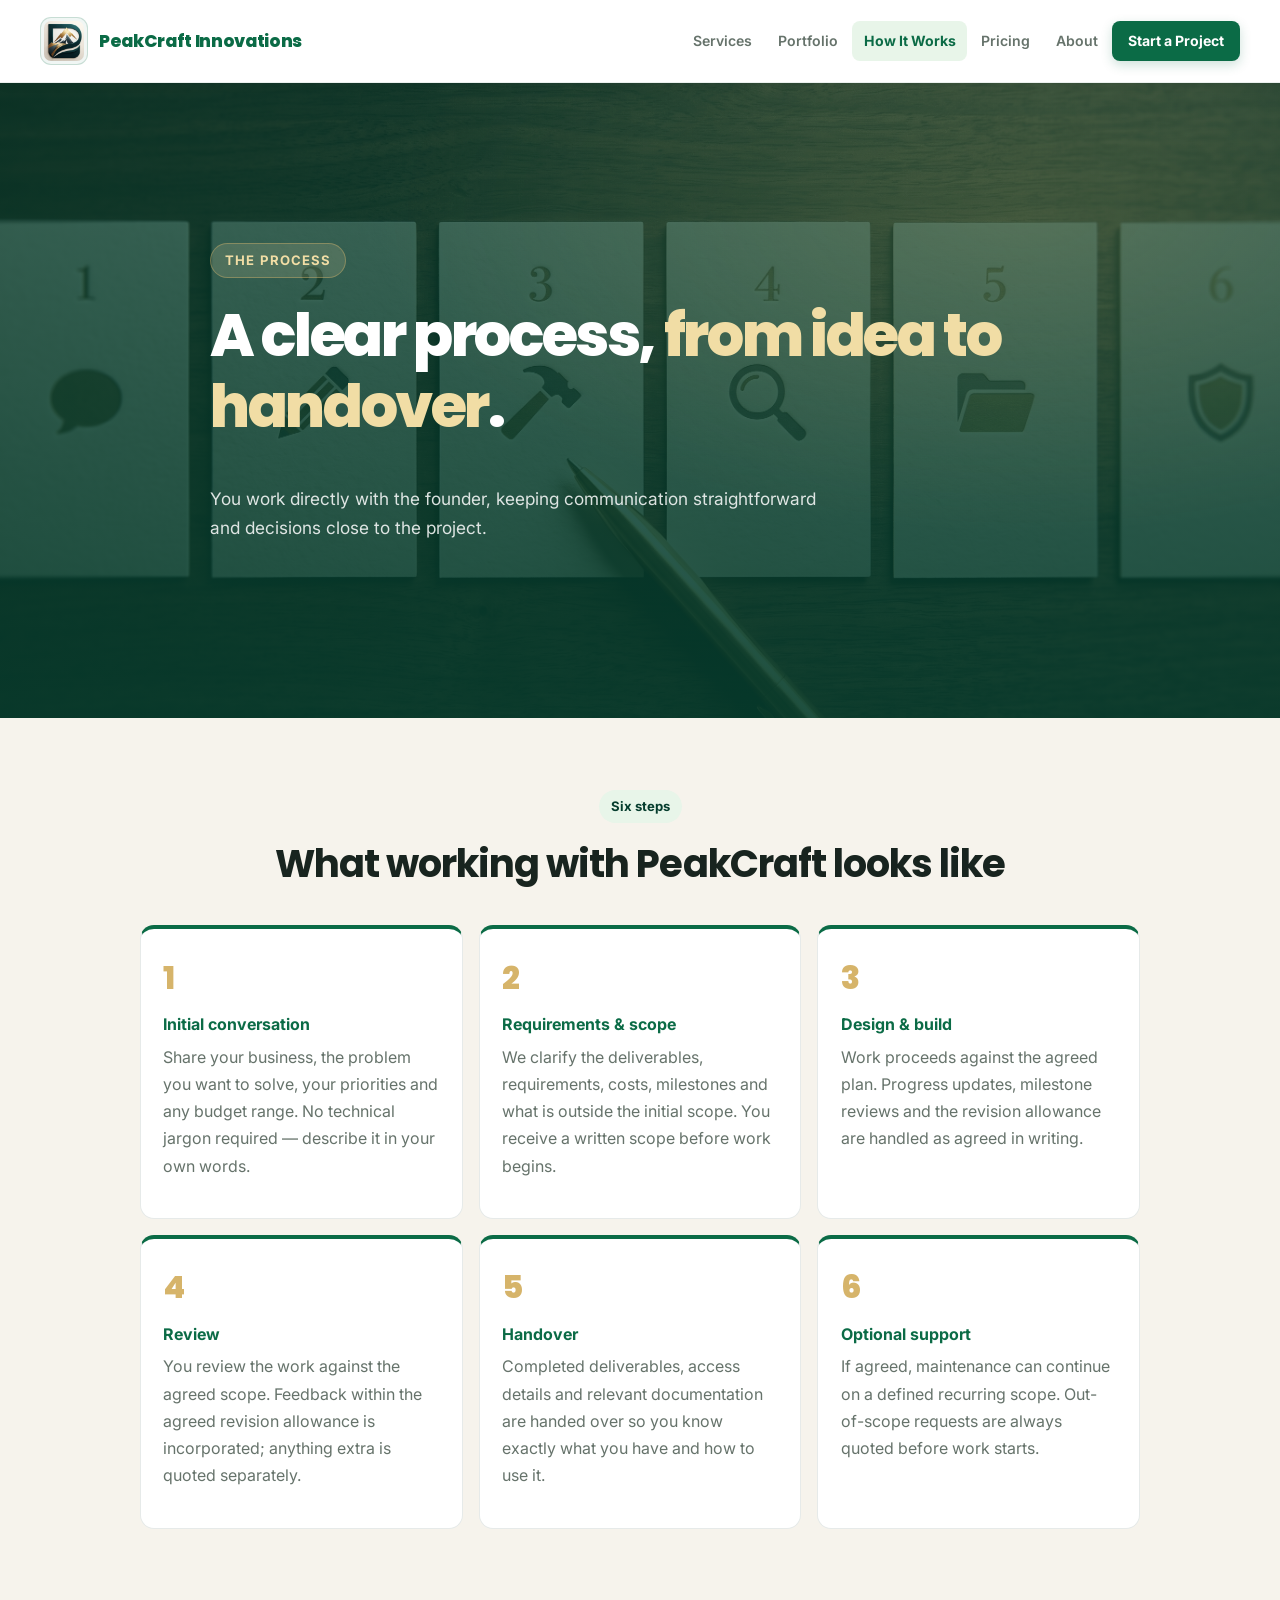
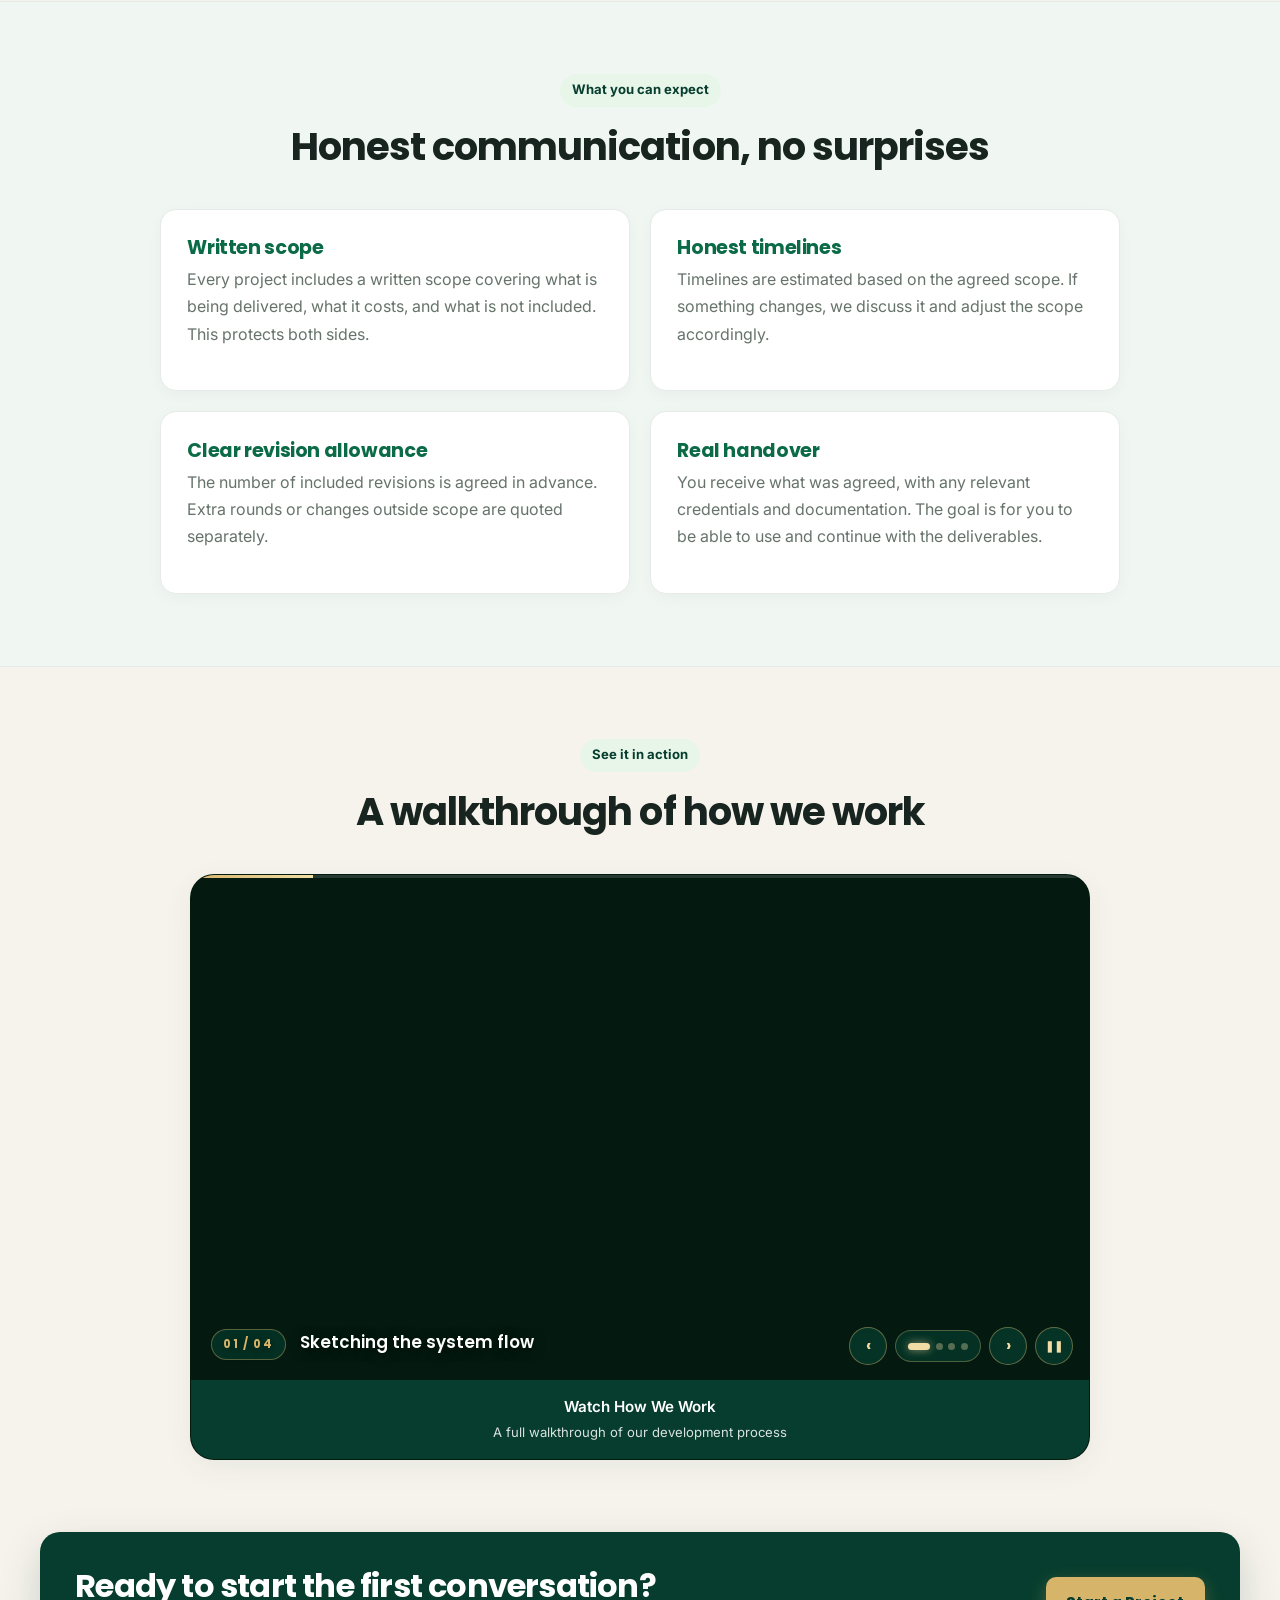
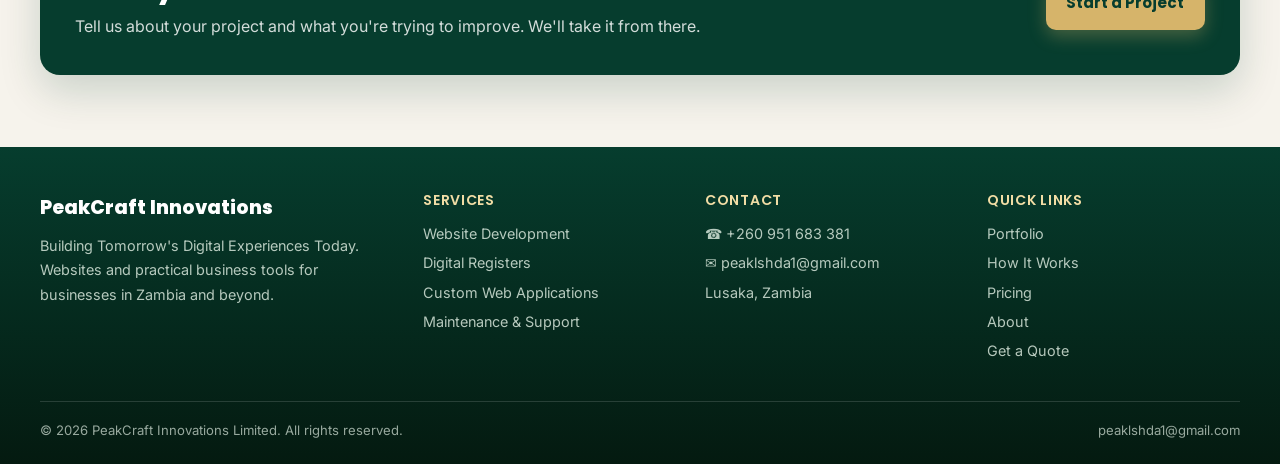
<file: how-it-works.html>
<!DOCTYPE html>
<html lang="en">
<head>
  <meta charset="UTF-8" />
  <meta name="viewport" content="width=device-width, initial-scale=1" />
  <title>How It Works — PeakCraft Innovations</title>
  <meta name="description" content="The PeakCraft Innovations project journey — from first conversation, through written scope, to build, handover and optional support." />
  <meta name="theme-color" content="#063D2E" />
  <link rel="icon" type="image/png" href="Socials/assets/logo.png" />
  <link rel="preconnect" href="https://fonts.googleapis.com" />
  <link rel="preconnect" href="https://fonts.gstatic.com" crossorigin />
  <link href="https://fonts.googleapis.com/css2?family=Inter:wght@400;500;600;700&family=Poppins:wght@600;700;800&display=swap" rel="stylesheet" />
  <link rel="stylesheet" href="assets/css/styles.css" />

  <!-- ============ HOW-WE-WORK ROTATION — SCOPED CSS ============ -->
  <!-- Scoped to .flow-rotation so nothing else on the site is affected -->
  <style>
    .flow-rotation {
      border-radius: var(--radius-lg, 24px);
      overflow: hidden;
      box-shadow: var(--shadow-md, 0 8px 30px rgba(6,61,46,.06));
      background: #041a10;
      border: 1px solid rgba(6,61,46,.04);
    }

    .flow-rotation .flow-stage {
      position: relative;
      width: 100%;
      aspect-ratio: 16 / 9;
      background: #041a10;
      overflow: hidden;
    }

    .flow-rotation .flow-slide {
      position: absolute;
      inset: 0;
      opacity: 0;
      transition: opacity 0.9s ease-in-out;
      pointer-events: none;
      z-index: 1;
    }

    .flow-rotation .flow-slide.is-active {
      opacity: 1;
      z-index: 2;
      pointer-events: auto;
    }

    .flow-rotation .flow-video {
      width: 100%;
      height: 100%;
      object-fit: cover;
      display: block;
      background: #041a10;
    }

    .flow-rotation .flow-slide-caption {
      position: absolute;
      bottom: 1.25rem;
      left: 1.25rem;
      right: 1.25rem;
      display: flex;
      align-items: baseline;
      gap: 0.9rem;
      color: #fff;
      z-index: 3;
      pointer-events: none;
      text-shadow: 0 2px 12px rgba(0, 0, 0, 0.7);
    }

    .flow-rotation .flow-slide-index {
      font-family: 'Poppins', sans-serif;
      font-size: 0.72rem;
      font-weight: 700;
      letter-spacing: 0.14em;
      color: var(--champagne, #D6B46A);
      background: rgba(6, 61, 46, 0.7);
      padding: 0.3rem 0.7rem;
      border-radius: 999px;
      border: 1px solid rgba(214, 180, 106, 0.4);
      white-space: nowrap;
      backdrop-filter: blur(6px);
      -webkit-backdrop-filter: blur(6px);
    }

    .flow-rotation .flow-slide-title {
      font-family: 'Poppins', sans-serif;
      font-size: clamp(0.85rem, 1.5vw, 1.05rem);
      font-weight: 600;
      line-height: 1.3;
    }

    .flow-rotation .flow-progress {
      position: absolute;
      top: 0;
      left: 0;
      right: 0;
      height: 3px;
      background: rgba(255, 255, 255, 0.14);
      z-index: 4;
    }

    .flow-rotation .flow-progress-bar {
      height: 100%;
      width: 0;
      background: linear-gradient(90deg, var(--champagne, #D6B46A), var(--warm-gold, #F1DDA5));
      transition: width 0.15s linear;
    }

    .flow-rotation .flow-controls-bar {
      position: absolute;
      bottom: 0.9rem;
      right: 1rem;
      display: flex;
      align-items: center;
      gap: 0.5rem;
      z-index: 5;
    }

    .flow-rotation .flow-btn {
      background: rgba(6, 61, 46, 0.75);
      border: 1px solid rgba(214, 180, 106, 0.45);
      color: #F1DDA5;
      width: 38px;
      height: 38px;
      border-radius: 50%;
      display: inline-flex;
      align-items: center;
      justify-content: center;
      cursor: pointer;
      font-size: 1rem;
      line-height: 1;
      backdrop-filter: blur(6px);
      -webkit-backdrop-filter: blur(6px);
      transition: all 0.2s ease;
      padding: 0;
      font-family: 'Poppins', sans-serif;
      font-weight: 700;
    }

    .flow-rotation .flow-btn:hover {
      background: rgba(6, 61, 46, 0.95);
      border-color: var(--warm-gold, #F1DDA5);
      transform: scale(1.08);
    }

    .flow-rotation .flow-btn:focus-visible {
      outline: 2px solid var(--warm-gold, #F1DDA5);
      outline-offset: 2px;
    }

    .flow-rotation .flow-btn.flow-pause {
      font-size: 0.7rem;
      letter-spacing: 0;
    }

    .flow-rotation .flow-btn.flow-pause.is-paused {
      background: rgba(214, 180, 106, 0.9);
      color: #063D2E;
      border-color: var(--champagne, #D6B46A);
    }

    .flow-rotation .flow-dots {
      display: flex;
      align-items: center;
      gap: 0.35rem;
      background: rgba(6, 61, 46, 0.7);
      border: 1px solid rgba(214, 180, 106, 0.35);
      border-radius: 999px;
      height: 32px;
      padding: 0 0.75rem;
      backdrop-filter: blur(6px);
      -webkit-backdrop-filter: blur(6px);
    }

    .flow-rotation .flow-dot {
      width: 7px;
      height: 7px;
      border-radius: 50%;
      background: rgba(241, 221, 165, 0.35);
      border: none;
      cursor: pointer;
      padding: 0;
      transition: all 0.25s ease;
    }

    .flow-rotation .flow-dot:hover {
      background: rgba(241, 221, 165, 0.7);
    }

    .flow-rotation .flow-dot.is-active {
      background: var(--warm-gold, #F1DDA5);
      width: 22px;
      border-radius: 999px;
      box-shadow: 0 0 8px rgba(241, 221, 165, 0.6);
    }

    .flow-rotation .flow-dot:focus-visible {
      outline: 2px solid var(--warm-gold, #F1DDA5);
      outline-offset: 2px;
    }

    @media (max-width: 480px) {
      .flow-rotation .flow-slide-caption {
        bottom: 0.85rem;
        left: 0.75rem;
        right: 0.75rem;
        flex-direction: column;
        align-items: flex-start;
        gap: 0.4rem;
      }
      .flow-rotation .flow-slide-title { font-size: 0.78rem; }
      .flow-rotation .flow-slide-index { font-size: 0.62rem; padding: 0.22rem 0.55rem; }
      .flow-rotation .flow-controls-bar {
        bottom: 0.55rem;
        right: 0.6rem;
        gap: 0.35rem;
      }
      .flow-rotation .flow-btn { width: 32px; height: 32px; font-size: 0.85rem; }
      .flow-rotation .flow-dots { height: 28px; padding: 0 0.55rem; }
      .flow-rotation .flow-dot { width: 6px; height: 6px; }
      .flow-rotation .flow-dot.is-active { width: 18px; }
    }

    @media (prefers-reduced-motion: reduce) {
      .flow-rotation .flow-slide { transition: none !important; }
      .flow-rotation .flow-progress-bar { transition: none !important; }
    }
  </style>
</head>
<body>
<a class="skip-link" href="#main">Skip to content</a>
<header id="mainHeader">
  <nav class="container" aria-label="Primary navigation">
    <a class="logo-wrapper" href="index.html" aria-label="PeakCraft Innovations home">
      <img class="logo-img" src="Socials/assets/logo.png" alt="PeakCraft Innovations logo" width="48" height="48"
        onerror="this.onerror=null;this.src='data:image/svg+xml,%3Csvg xmlns=%22http://www.w3.org/2000/svg%22 width=%2264%22 height=%2264%22 viewBox=%220 0 64 64%22%3E%3Crect width=%2264%22 height=%2264%22 fill=%22%23063D2E%22 rx=%2212%22/%3E%3Ctext x=%2232%22 y=%2242%22 font-size=%2230%22 text-anchor=%22middle%22 fill=%22%23F1DDA5%22 font-family=%22sans-serif%22 font-weight=%22bold%22%3EPC%3C/text%3E%3C/svg%3E'">
      <span class="logo-text">PeakCraft Innovations</span>
    </a>
    <button class="menu-toggle" aria-expanded="false" aria-controls="primary-links" aria-label="Open menu">☰</button>
    <div class="nav-links" id="primary-links" role="navigation" aria-label="Main menu">
      <a href="services.html">Services</a>
      <a href="portfolio.html">Portfolio</a>
      <a href="how-it-works.html" class="active-link" aria-current="page">How It Works</a>
      <a href="pricing.html">Pricing</a>
      <a href="about.html">About</a>
      <a href="#" class="nav-cta" data-zite>Start a Project</a>
    </div>
  </nav>
</header>
<main id="main">
  <section class="page-band" aria-labelledby="process-title">
    <div class="band-media"><img src="assets/images/page-process.jpg" alt="" onerror="this.style.display='none'" /></div>
    <div class="band-overlay"></div>
    <div class="band-content container">
      <span class="hero-eyebrow">The process</span>
      <h1 id="process-title">A clear process, <span style="color:var(--warm-gold)">from idea to handover</span>.</h1>
      <p style="max-width:640px;font-size:1.08rem">You work directly with the founder, keeping communication straightforward and decisions close to the project.</p>
    </div>
  </section>
  <section aria-labelledby="steps-title">
    <div class="container">
      <div class="section-heading">
        <span class="eyebrow">Six steps</span>
        <h2 id="steps-title">What working with PeakCraft looks like</h2>
      </div>
      <div class="steps-grid" style="grid-template-columns:repeat(auto-fit,minmax(280px,1fr));max-width:1000px;margin:0 auto">
        <div class="step">
          <div class="step-number">1</div>
          <strong>Initial conversation</strong>
          <p>Share your business, the problem you want to solve, your priorities and any budget range. No technical jargon required — describe it in your own words.</p>
        </div>
        <div class="step">
          <div class="step-number">2</div>
          <strong>Requirements &amp; scope</strong>
          <p>We clarify the deliverables, requirements, costs, milestones and what is outside the initial scope. You receive a written scope before work begins.</p>
        </div>
        <div class="step">
          <div class="step-number">3</div>
          <strong>Design &amp; build</strong>
          <p>Work proceeds against the agreed plan. Progress updates, milestone reviews and the revision allowance are handled as agreed in writing.</p>
        </div>
        <div class="step">
          <div class="step-number">4</div>
          <strong>Review</strong>
          <p>You review the work against the agreed scope. Feedback within the agreed revision allowance is incorporated; anything extra is quoted separately.</p>
        </div>
        <div class="step">
          <div class="step-number">5</div>
          <strong>Handover</strong>
          <p>Completed deliverables, access details and relevant documentation are handed over so you know exactly what you have and how to use it.</p>
        </div>
        <div class="step">
          <div class="step-number">6</div>
          <strong>Optional support</strong>
          <p>If agreed, maintenance can continue on a defined recurring scope. Out-of-scope requests are always quoted before work starts.</p>
        </div>
      </div>
    </div>
  </section>
  <section style="background:#F0F6F1;border-block:1px solid var(--gray-100)" aria-labelledby="expect-title">
    <div class="container">
      <div class="section-heading">
        <span class="eyebrow">What you can expect</span>
        <h2 id="expect-title">Honest communication, no surprises</h2>
      </div>
      <div class="service-grid" style="max-width:960px;margin:0 auto">
        <article class="service-card">
          <h3>Written scope</h3>
          <p>Every project includes a written scope covering what is being delivered, what it costs, and what is not included. This protects both sides.</p>
        </article>
        <article class="service-card">
          <h3>Honest timelines</h3>
          <p>Timelines are estimated based on the agreed scope. If something changes, we discuss it and adjust the scope accordingly.</p>
        </article>
        <article class="service-card">
          <h3>Clear revision allowance</h3>
          <p>The number of included revisions is agreed in advance. Extra rounds or changes outside scope are quoted separately.</p>
        </article>
        <article class="service-card">
          <h3>Real handover</h3>
          <p>You receive what was agreed, with any relevant credentials and documentation. The goal is for you to be able to use and continue with the deliverables.</p>
        </article>
      </div>
    </div>
  </section>

  <section aria-labelledby="video-title">
    <div class="container">
      <div class="section-heading">
        <span class="eyebrow">See it in action</span>
        <h2 id="video-title">A walkthrough of how we work</h2>
      </div>

      <!-- ============================================================
           HOW-WE-WORK ROTATION — 4 videos
           To change which videos play, edit the four <source> paths
           and the four <span class="flow-slide-title"> captions.
           To change rotation speed, edit ROTATE_MS in the JS at the
           bottom of this file (default 6000 = 6 seconds).
           ============================================================ -->
      <div class="flow-rotation" style="max-width:900px;margin:0 auto" aria-label="How we work — rotating walkthrough">
        <div class="flow-stage" id="flow-stage" tabindex="0" aria-label="How we work videos — use left and right arrow keys to navigate, space to pause">

          <!-- SLIDE 1 — Sketching system flows -->
          <div class="flow-slide is-active" data-slide="0">
            <!-- RENAME THIS FILE (remove the … character and space) -->
            <video class="flow-video" preload="auto" playsinline muted aria-label="Woman sketching system flows on a tablet">
              <source src="Socials/assets/Woman_sketching_system_flows_on_6a83815dhow it workzs.mp4" type="video/mp4" />
            </video>
            <div class="flow-slide-caption">
              <span class="flow-slide-index">01 / 04</span>
              <span class="flow-slide-title">Sketching the system flow</span>
            </div>
          </div>

          <!-- SLIDE 2 — Welcoming a client -->
          <div class="flow-slide" data-slide="1">
            <!-- RENAME THIS FILE (remove the … character and space) -->
            <video class="flow-video" preload="metadata" playsinline muted aria-label="Person welcoming a client with a handshake">
              <source src="Socials/assets/Person_welcoming_client_with_han…_9f5d0262how it workzs.mp4" type="video/mp4" />
            </video>
            <div class="flow-slide-caption">
              <span class="flow-slide-index">02 / 04</span>
              <span class="flow-slide-title">Welcoming the client</span>
            </div>
          </div>

          <!-- SLIDE 3 — Presenting portfolio -->
          <div class="flow-slide" data-slide="2">
            <!-- RENAME THIS FILE (remove the … character and space) -->
            <video class="flow-video" preload="metadata" playsinline muted aria-label="Person presenting a portfolio to a potential client">
              <source src="Socials/assets/Person_presenting_portfolio_to_p…_2d04f1d9how it workzs.mp4" type="video/mp4" />
            </video>
            <div class="flow-slide-caption">
              <span class="flow-slide-index">03 / 04</span>
              <span class="flow-slide-title">Presenting the portfolio</span>
            </div>
          </div>

          <!-- SLIDE 4 — Reviewing screen together -->
          <div class="flow-slide" data-slide="3">
            <!-- RENAME THIS FILE (remove the … character and space) -->
            <video class="flow-video" preload="metadata" playsinline muted aria-label="People reviewing work together on a glowing screen">
              <source src="Socials/assets/People_reviewing_glowing_screen_…_4af0f422how it workzs.mp4" type="video/mp4" />
            </video>
            <div class="flow-slide-caption">
              <span class="flow-slide-index">04 / 04</span>
              <span class="flow-slide-title">Reviewing the work together</span>
            </div>
          </div>

          <div class="flow-progress" aria-hidden="true">
            <div class="flow-progress-bar" id="flow-progress-bar"></div>
          </div>

          <div class="flow-controls-bar">
            <button type="button" class="flow-btn flow-prev" id="flow-prev" aria-label="Previous video">‹</button>
            <div class="flow-dots" id="flow-dots" role="tablist" aria-label="Choose video"></div>
            <button type="button" class="flow-btn flow-next" id="flow-next" aria-label="Next video">›</button>
            <button type="button" class="flow-btn flow-pause" id="flow-pause" aria-label="Pause rotation" aria-pressed="false">❚❚</button>
          </div>

        </div>
        <div class="demo-video-header" style="background:var(--deep-emerald);color:var(--white);padding:.9rem 1.5rem;font-weight:600;font-size:.95rem;display:block;text-align:center">
          Watch How We Work
          <span style="display:block;font-weight:400;font-size:.82rem;opacity:.85;margin-top:.2rem">A full walkthrough of our development process</span>
        </div>
      </div>
      <!-- ============ END HOW-WE-WORK ROTATION ============ -->

    </div>
  </section>

  <section aria-labelledby="process-cta-title" style="padding-top:0">
    <div class="container">
      <div class="custom-band">
        <div>
          <h2 id="process-cta-title">Ready to start the first conversation?</h2>
          <p>Tell us about your project and what you're trying to improve. We'll take it from there.</p>
        </div>
        <a class="btn btn-gold" href="#" data-zite>Start a Project</a>
      </div>
    </div>
  </section>
</main>
<footer>
  <div class="container">
    <div class="footer-inner">
      <div class="footer-brand">
        <div class="footer-logo-text">PeakCraft Innovations</div>
        <p>Building Tomorrow's Digital Experiences Today. Websites and practical business tools for businesses in Zambia and beyond.</p>
      </div>
      <div class="footer-col">
        <h4>Services</h4>
        <a href="services.html">Website Development</a>
        <a href="services.html">Digital Registers</a>
        <a href="services.html">Custom Web Applications</a>
        <a href="services.html">Maintenance &amp; Support</a>
      </div>
      <div class="footer-col">
        <h4>Contact</h4>
        <a href="tel:+260951683381">☎ +260 951 683 381</a>
        <a href="mailto:peaklshda1@gmail.com">✉ peaklshda1@gmail.com</a>
        <p>Lusaka, Zambia</p>
      </div>
      <div class="footer-col">
        <h4>Quick Links</h4>
        <a href="portfolio.html">Portfolio</a>
        <a href="how-it-works.html">How It Works</a>
        <a href="pricing.html">Pricing</a>
        <a href="about.html">About</a>
        <a href="#" data-zite>Get a Quote</a>
      </div>
    </div>
    <div class="footer-bottom">
      <p>© 2026 PeakCraft Innovations Limited. All rights reserved.</p>
      <a href="mailto:peaklshda1@gmail.com">peaklshda1@gmail.com</a>
    </div>
  </div>
</footer>
<script src="assets/js/site-config.js"></script>
<script src="assets/js/main.js"></script>

<!-- ============================================================
     HOW-WE-WORK ROTATION — SCOPED JS
     Only runs on this page. Does not affect other scripts.
     To change rotation speed: edit ROTATE_MS below.
     ============================================================ -->
<script>
(function initFlowRotation(){
  var stage = document.getElementById('flow-stage');
  if (!stage) return;

  var slides   = Array.prototype.slice.call(stage.querySelectorAll('.flow-slide'));
  var videos   = Array.prototype.slice.call(stage.querySelectorAll('.flow-video'));
  var dotsWrap = document.getElementById('flow-dots');
  var prevBtn  = document.getElementById('flow-prev');
  var nextBtn  = document.getElementById('flow-next');
  var pauseBtn = document.getElementById('flow-pause');
  var progress = document.getElementById('flow-progress-bar');

  if (!slides.length) return;

  var ROTATE_MS = 6000; // ← change this to speed up / slow down
  var prefersReduced = window.matchMedia('(prefers-reduced-motion: reduce)').matches;

  var current = 0;
  var timer = null;
  var paused = false;
  var userHovering = false;
  var rafId = null;
  var slideStart = 0;

  /* Build dots */
  if (dotsWrap) {
    dotsWrap.innerHTML = '';
    slides.forEach(function(_, i){
      var dot = document.createElement('button');
      dot.type = 'button';
      dot.className = 'flow-dot' + (i === 0 ? ' is-active' : '');
      dot.setAttribute('role', 'tab');
      dot.setAttribute('aria-label', 'Show video ' + (i + 1) + ' of ' + slides.length);
      dot.setAttribute('aria-selected', i === 0 ? 'true' : 'false');
      dot.addEventListener('click', function(){ goTo(i, true); });
      dotsWrap.appendChild(dot);
    });
  }

  function updateDots(){
    if (!dotsWrap) return;
    var dots = dotsWrap.querySelectorAll('.flow-dot');
    dots.forEach(function(d, i){
      d.classList.toggle('is-active', i === current);
      d.setAttribute('aria-selected', i === current ? 'true' : 'false');
    });
  }

  function goTo(index, fromUser){
    if (index === current && !fromUser) return;
    if (index < 0) index = slides.length - 1;
    if (index >= slides.length) index = 0;

    slides[current].classList.remove('is-active');
    var oldVideo = videos[current];
    if (oldVideo) {
      try { oldVideo.pause(); oldVideo.currentTime = 0; } catch(_) {}
    }

    current = index;

    slides[current].classList.add('is-active');
    updateDots();

    var newVideo = videos[current];
    if (newVideo) {
      newVideo.preload = 'auto';
      var p = newVideo.play();
      if (p && typeof p.catch === 'function') p.catch(function(){});
    }

    resetProgress();
    if (!paused && !prefersReduced) restartTimer();
  }

  function resetProgress(){
    slideStart = performance.now();
    if (progress) progress.style.width = '0%';
    if (rafId) cancelAnimationFrame(rafId);
    if (!prefersReduced && !paused) tickProgress();
  }

  function tickProgress(){
    if (!progress) return;
    if (paused || userHovering) {
      slideStart = performance.now();
    } else {
      var elapsed = performance.now() - slideStart;
      var pct = Math.min(100, (elapsed / ROTATE_MS) * 100);
      progress.style.width = pct + '%';
      if (pct >= 100) return;
    }
    rafId = requestAnimationFrame(tickProgress);
  }

  function startTimer(){
    clearTimeout(timer);
    timer = setTimeout(function(){
      if (paused || userHovering) return;
      goTo(current + 1, false);
    }, ROTATE_MS);
  }

  function restartTimer(){
    if (prefersReduced) return;
    resetProgress();
    startTimer();
  }

  function stopTimer(){
    clearTimeout(timer);
    timer = null;
  }

  function setPaused(value){
    paused = value;
    if (pauseBtn) {
      pauseBtn.classList.toggle('is-paused', paused);
      pauseBtn.setAttribute('aria-pressed', paused ? 'true' : 'false');
      pauseBtn.setAttribute('aria-label', paused ? 'Resume rotation' : 'Pause rotation');
      pauseBtn.textContent = paused ? '▶' : '❚❚';
    }
    var v = videos[current];
    if (paused) {
      stopTimer();
      if (v) try { v.pause(); } catch(_) {}
    } else {
      if (v) {
        var p = v.play();
        if (p && typeof p.catch === 'function') p.catch(function(){});
      }
      resetProgress();
      startTimer();
    }
  }

  /* Hover pause */
  stage.addEventListener('mouseenter', function(){
    userHovering = true;
    stopTimer();
    var v = videos[current];
    if (v) try { v.pause(); } catch(_) {}
  });
  stage.addEventListener('mouseleave', function(){
    userHovering = false;
    if (!paused) {
      var v = videos[current];
      if (v) {
        var p = v.play();
        if (p && typeof p.catch === 'function') p.catch(function(){});
      }
      resetProgress();
      startTimer();
    }
  });

  /* Tab visibility */
  document.addEventListener('visibilitychange', function(){
    if (document.hidden) {
      stopTimer();
      var v = videos[current];
      if (v) try { v.pause(); } catch(_) {}
    } else if (!paused && !userHovering) {
      var v2 = videos[current];
      if (v2) {
        var p = v2.play();
        if (p && typeof p.catch === 'function') p.catch(function(){});
      }
      resetProgress();
      startTimer();
    }
  });

  /* Video ended early → advance */
  videos.forEach(function(v, i){
    v.addEventListener('ended', function(){
      if (i === current && !paused && !userHovering) {
        goTo(i + 1, false);
      }
    });
  });

  if (prevBtn) prevBtn.addEventListener('click', function(){ goTo(current - 1, true); });
  if (nextBtn) nextBtn.addEventListener('click', function(){ goTo(current + 1, true); });
  if (pauseBtn) pauseBtn.addEventListener('click', function(){ setPaused(!paused); });

  /* Keyboard */
  stage.addEventListener('keydown', function(e){
    if (e.key === 'ArrowLeft')  { e.preventDefault(); goTo(current - 1, true); }
    if (e.key === 'ArrowRight') { e.preventDefault(); goTo(current + 1, true); }
    if (e.key === ' ')          { e.preventDefault(); setPaused(!paused); }
  });

  /* Off-screen pause */
  if ('IntersectionObserver' in window) {
    var io = new IntersectionObserver(function(entries){
      entries.forEach(function(entry){
        if (!entry.isIntersecting) {
          stopTimer();
          var v = videos[current];
          if (v) try { v.pause(); } catch(_) {}
        } else if (!paused && !userHovering) {
          var v2 = videos[current];
          if (v2) {
            var p = v2.play();
            if (p && typeof p.catch === 'function') p.catch(function(){});
          }
          resetProgress();
          startTimer();
        }
      });
    }, { threshold: 0.25 });
    io.observe(stage);
  }

  /* First video muted + play */
  if (videos[0]) {
    videos[0].muted = true;
    var p0 = videos[0].play();
    if (p0 && typeof p0.catch === 'function') p0.catch(function(){});
  }
  updateDots();
  resetProgress();
  startTimer();
})();
</script>
</body>
</html>
</file>
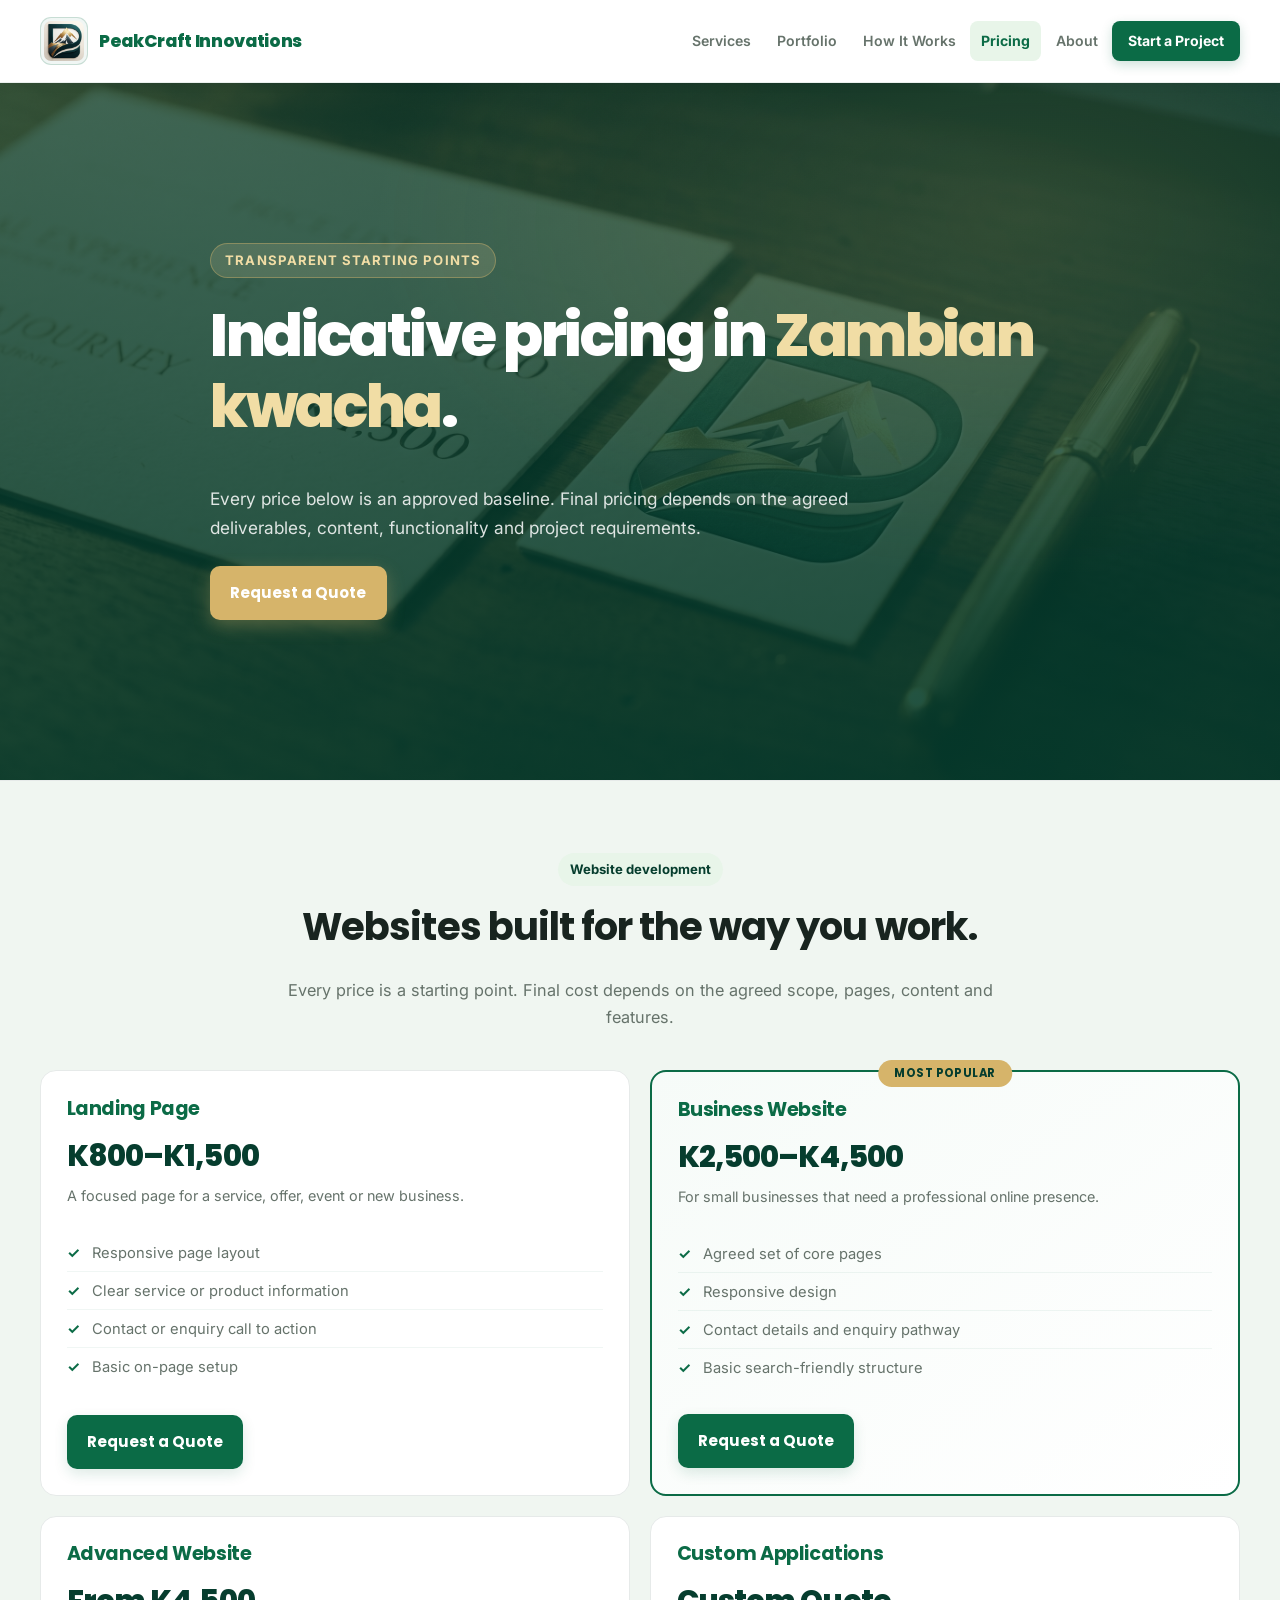
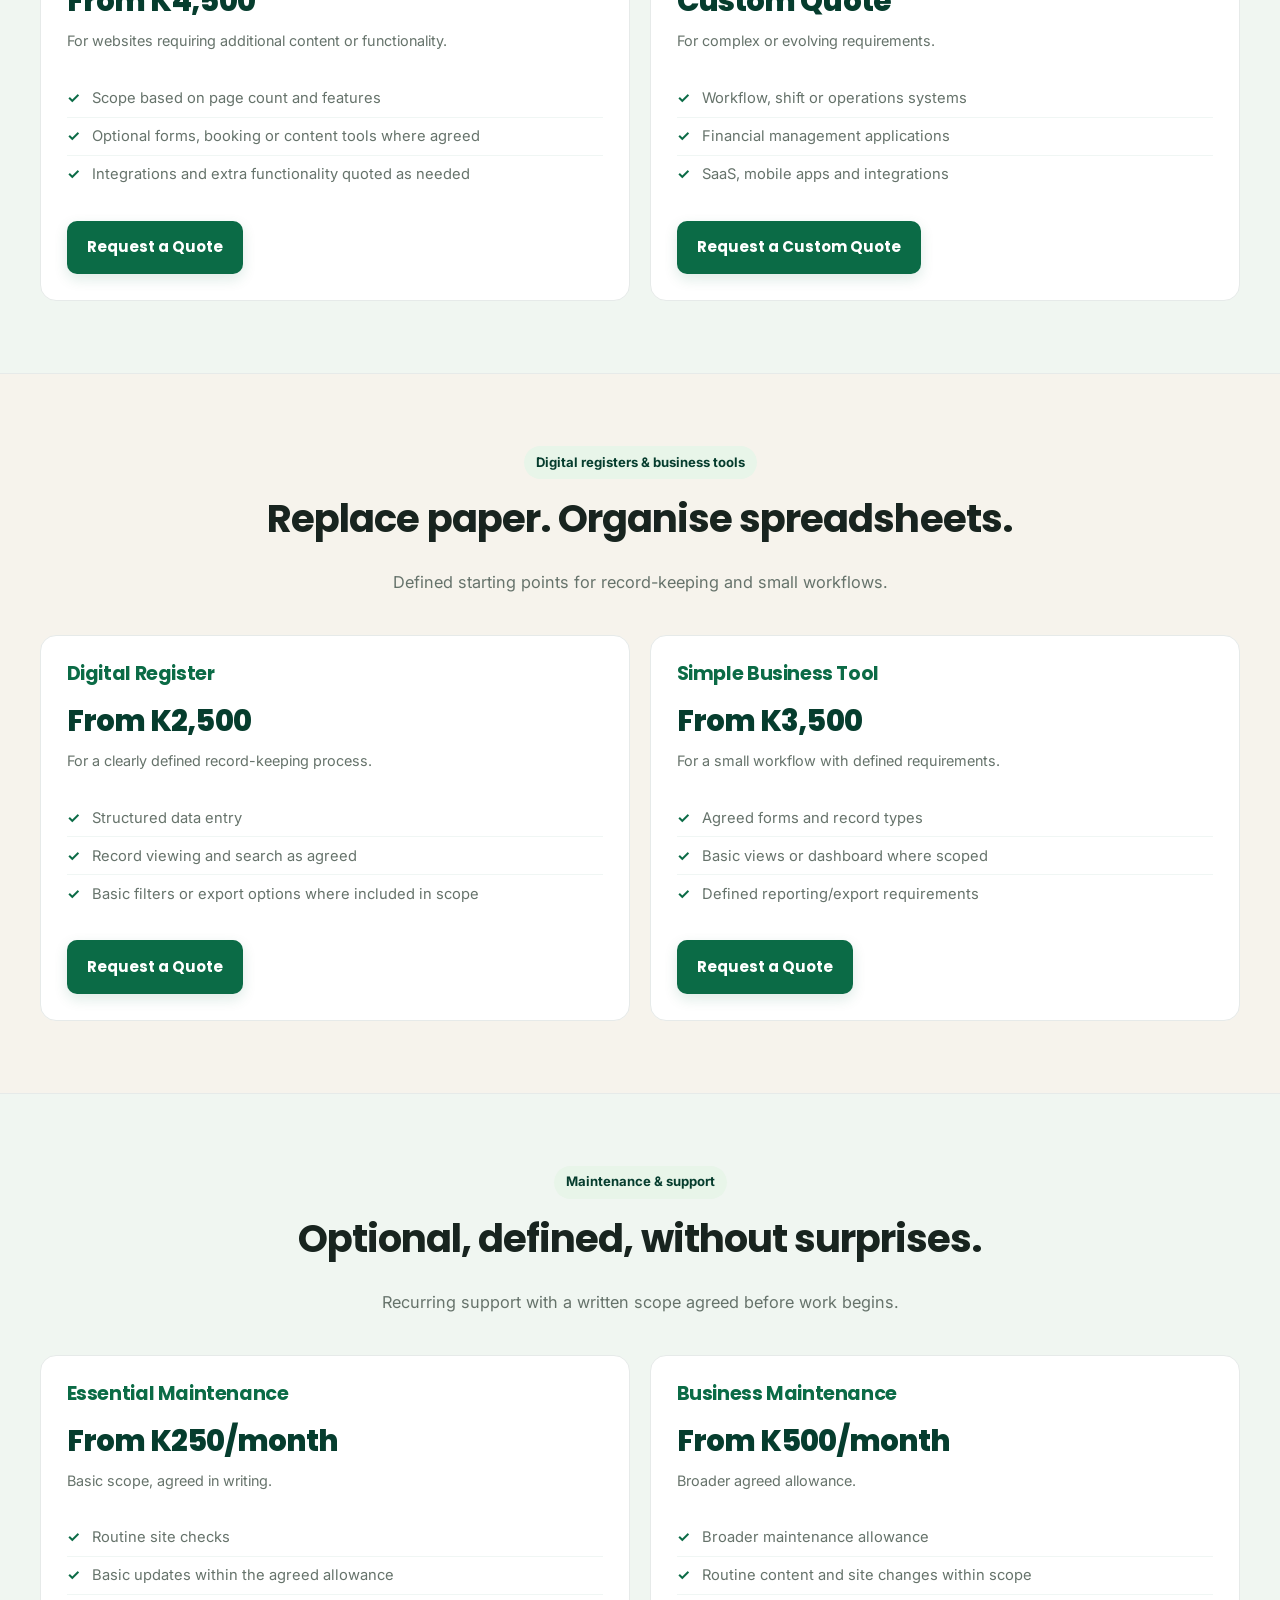
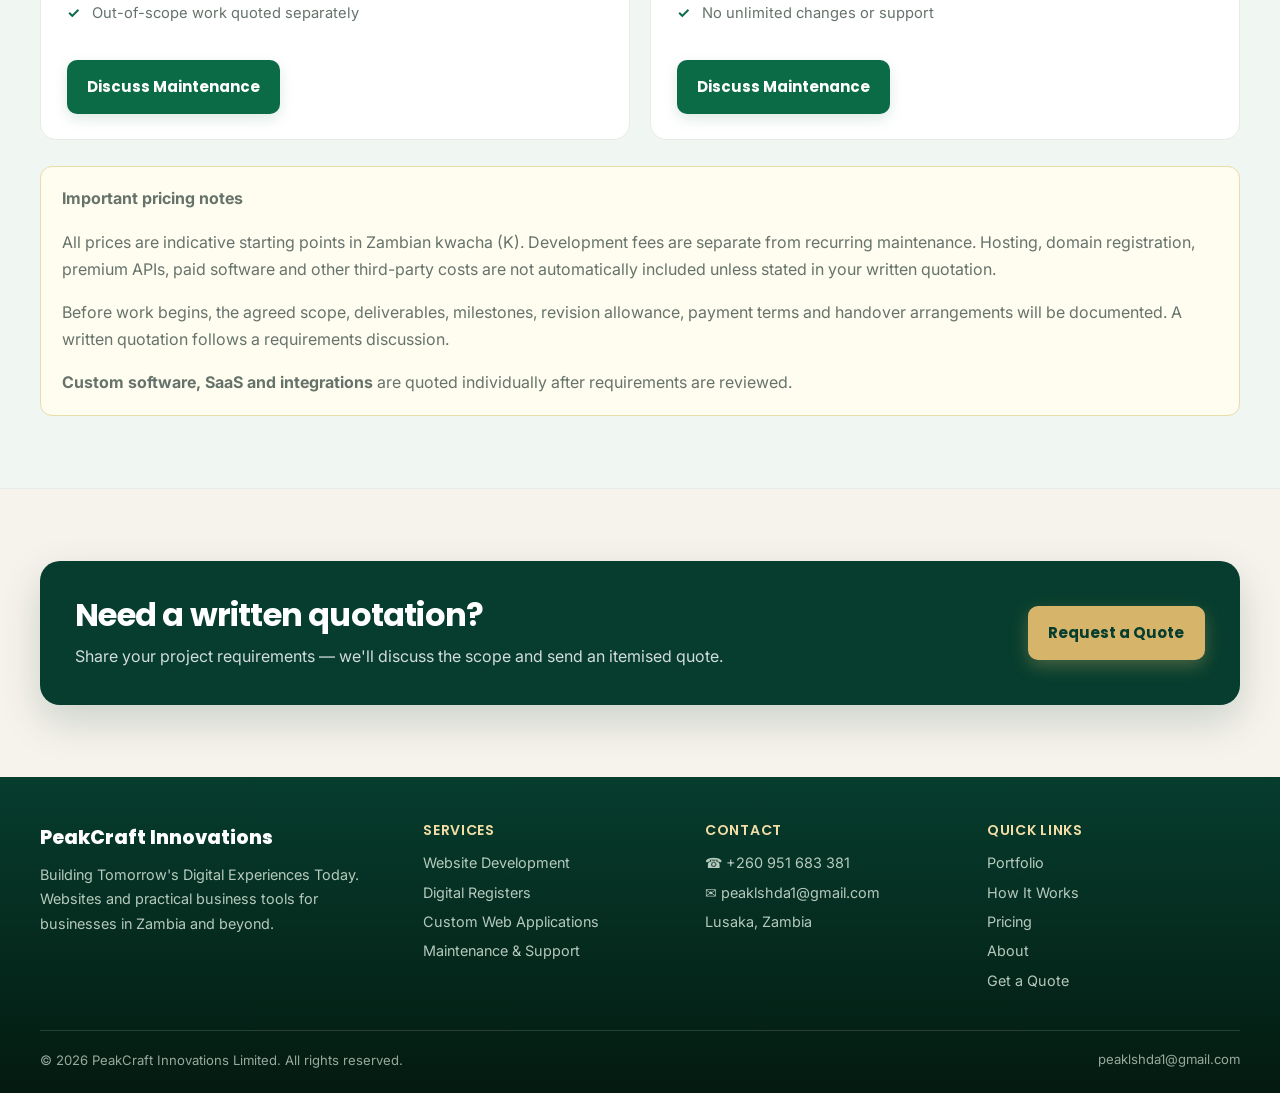
<file: pricing.html>
<!DOCTYPE html>
<html lang="en">
<head>
  <meta charset="UTF-8" />
  <meta name="viewport" content="width=device-width, initial-scale=1" />
  <title>Pricing — PeakCraft Innovations</title>
  <meta name="description" content="Transparent pricing for websites, digital registers, business tools and custom software from PeakCraft Innovations in Zambia. All prices in Zambian kwacha." />
  <meta name="theme-color" content="#063D2E" />
  <link rel="icon" type="image/png" href="Socials/assets/logo.png" />
  <link rel="preconnect" href="https://fonts.googleapis.com" />
  <link rel="preconnect" href="https://fonts.gstatic.com" crossorigin />
  <link href="https://fonts.googleapis.com/css2?family=Inter:wght@400;500;600;700&family=Poppins:wght@600;700;800&display=swap" rel="stylesheet" />
  <link rel="stylesheet" href="assets/css/styles.css" />
</head>
<body>
<a class="skip-link" href="#main">Skip to content</a>
<header id="mainHeader">
  <nav class="container" aria-label="Primary navigation">
    <a class="logo-wrapper" href="index.html" aria-label="PeakCraft Innovations home">
      <img class="logo-img" src="Socials/assets/logo.png" alt="PeakCraft Innovations logo" width="48" height="48"
        onerror="this.onerror=null;this.src='data:image/svg+xml,%3Csvg xmlns=%22http://www.w3.org/2000/svg%22 width=%2264%22 height=%2264%22 viewBox=%220 0 64 64%22%3E%3Crect width=%2264%22 height=%2264%22 fill=%22%23063D2E%22 rx=%2212%22/%3E%3Ctext x=%2232%22 y=%2242%22 font-size=%2230%22 text-anchor=%22middle%22 fill=%22%23F1DDA5%22 font-family=%22sans-serif%22 font-weight=%22bold%22%3EPC%3C/text%3E%3C/svg%3E'">
      <span class="logo-text">PeakCraft Innovations</span>
    </a>
    <button class="menu-toggle" aria-expanded="false" aria-controls="primary-links" aria-label="Open menu">☰</button>
    <div class="nav-links" id="primary-links" role="navigation" aria-label="Main menu">
      <a href="services.html">Services</a>
      <a href="portfolio.html">Portfolio</a>
      <a href="how-it-works.html">How It Works</a>
      <a href="pricing.html" class="active-link" aria-current="page">Pricing</a>
      <a href="about.html">About</a>
      <a href="#" class="nav-cta" data-zite>Start a Project</a>
    </div>
  </nav>
</header>
<main id="main">
  <section class="page-band" aria-labelledby="pricing-title">
    <div class="band-media"><img src="assets/images/page-pricing.jpg" alt="" onerror="this.style.display='none'" /></div>
    <div class="band-overlay"></div>
    <div class="band-content container">
      <span class="hero-eyebrow">Transparent starting points</span>
      <h1 id="pricing-title">Indicative pricing in <span style="color:var(--warm-gold)">Zambian kwacha</span>.</h1>
      <p style="max-width:640px;font-size:1.08rem">Every price below is an approved baseline. Final pricing depends on the agreed deliverables, content, functionality and project requirements.</p>
      <div class="button-row">
        <a class="btn btn-gold" href="#" data-zite>Request a Quote</a>
      </div>
    </div>
  </section>
  <section class="pricing-section" aria-labelledby="pricing-websites-title">
    <div class="container">
      <div class="section-heading">
        <span class="eyebrow">Website development</span>
        <h2 id="pricing-websites-title">Websites built for the way you work.</h2>
        <p>Every price is a starting point. Final cost depends on the agreed scope, pages, content and features.</p>
      </div>
      <div class="pricing-grid">
        <article class="pricing-card">
          <h3>Landing Page</h3>
          <div class="pricing-price">K800–K1,500</div>
          <p class="pricing-period">A focused page for a service, offer, event or new business.</p>
          <ul>
            <li>Responsive page layout</li>
            <li>Clear service or product information</li>
            <li>Contact or enquiry call to action</li>
            <li>Basic on-page setup</li>
          </ul>
          <a class="btn" href="#" data-zite data-zite-service="Landing Page">Request a Quote</a>
        </article>
        <article class="pricing-card featured">
          <div class="pricing-badge">MOST POPULAR</div>
          <h3>Business Website</h3>
          <div class="pricing-price">K2,500–K4,500</div>
          <p class="pricing-period">For small businesses that need a professional online presence.</p>
          <ul>
            <li>Agreed set of core pages</li>
            <li>Responsive design</li>
            <li>Contact details and enquiry pathway</li>
            <li>Basic search-friendly structure</li>
          </ul>
          <a class="btn" href="#" data-zite data-zite-service="Business Website">Request a Quote</a>
        </article>
        <article class="pricing-card">
          <h3>Advanced Website</h3>
          <div class="pricing-price">From K4,500</div>
          <p class="pricing-period">For websites requiring additional content or functionality.</p>
          <ul>
            <li>Scope based on page count and features</li>
            <li>Optional forms, booking or content tools where agreed</li>
            <li>Integrations and extra functionality quoted as needed</li>
          </ul>
          <a class="btn" href="#" data-zite data-zite-service="Advanced Website">Request a Quote</a>
        </article>
        <article class="pricing-card">
          <h3>Custom Applications</h3>
          <div class="pricing-price">Custom Quote</div>
          <p class="pricing-period">For complex or evolving requirements.</p>
          <ul>
            <li>Workflow, shift or operations systems</li>
            <li>Financial management applications</li>
            <li>SaaS, mobile apps and integrations</li>
          </ul>
          <a class="btn" href="#" data-zite data-zite-service="Custom Software">Request a Custom Quote</a>
        </article>
      </div>
    </div>
  </section>
  <section aria-labelledby="pricing-tools-title">
    <div class="container">
      <div class="section-heading">
        <span class="eyebrow">Digital registers &amp; business tools</span>
        <h2 id="pricing-tools-title">Replace paper. Organise spreadsheets.</h2>
        <p>Defined starting points for record-keeping and small workflows.</p>
      </div>
      <div class="pricing-grid">
        <article class="pricing-card">
          <h3>Digital Register</h3>
          <div class="pricing-price">From K2,500</div>
          <p class="pricing-period">For a clearly defined record-keeping process.</p>
          <ul>
            <li>Structured data entry</li>
            <li>Record viewing and search as agreed</li>
            <li>Basic filters or export options where included in scope</li>
          </ul>
          <a class="btn" href="#" data-zite data-zite-service="Digital Register">Request a Quote</a>
        </article>
        <article class="pricing-card">
          <h3>Simple Business Tool</h3>
          <div class="pricing-price">From K3,500</div>
          <p class="pricing-period">For a small workflow with defined requirements.</p>
          <ul>
            <li>Agreed forms and record types</li>
            <li>Basic views or dashboard where scoped</li>
            <li>Defined reporting/export requirements</li>
          </ul>
          <a class="btn" href="#" data-zite data-zite-service="Business Tool">Request a Quote</a>
        </article>
      </div>
    </div>
  </section>
  <section class="pricing-section" aria-labelledby="pricing-maintenance-title">
    <div class="container">
      <div class="section-heading">
        <span class="eyebrow">Maintenance &amp; support</span>
        <h2 id="pricing-maintenance-title">Optional, defined, without surprises.</h2>
        <p>Recurring support with a written scope agreed before work begins.</p>
      </div>
      <div class="pricing-grid">
        <article class="pricing-card">
          <h3>Essential Maintenance</h3>
          <div class="pricing-price">From K250/month</div>
          <p class="pricing-period">Basic scope, agreed in writing.</p>
          <ul>
            <li>Routine site checks</li>
            <li>Basic updates within the agreed allowance</li>
            <li>Out-of-scope work quoted separately</li>
          </ul>
          <a class="btn" href="#" data-zite data-zite-service="Website Maintenance">Discuss Maintenance</a>
        </article>
        <article class="pricing-card">
          <h3>Business Maintenance</h3>
          <div class="pricing-price">From K500/month</div>
          <p class="pricing-period">Broader agreed allowance.</p>
          <ul>
            <li>Broader maintenance allowance</li>
            <li>Routine content and site changes within scope</li>
            <li>No unlimited changes or support</li>
          </ul>
          <a class="btn" href="#" data-zite data-zite-service="Website Maintenance">Discuss Maintenance</a>
        </article>
      </div>
      <div class="notice">
        <p><strong>Important pricing notes</strong></p>
        <p>All prices are indicative starting points in Zambian kwacha (K). Development fees are separate from recurring maintenance. Hosting, domain registration, premium APIs, paid software and other third-party costs are not automatically included unless stated in your written quotation.</p>
        <p>Before work begins, the agreed scope, deliverables, milestones, revision allowance, payment terms and handover arrangements will be documented. A written quotation follows a requirements discussion.</p>
        <p style="margin-bottom:0"><strong>Custom software, SaaS and integrations</strong> are quoted individually after requirements are reviewed.</p>
      </div>
    </div>
  </section>
  <section aria-labelledby="pricing-cta-title">
    <div class="container">
      <div class="custom-band">
        <div>
          <h2 id="pricing-cta-title">Need a written quotation?</h2>
          <p>Share your project requirements — we'll discuss the scope and send an itemised quote.</p>
        </div>
        <a class="btn btn-gold" href="#" data-zite>Request a Quote</a>
      </div>
    </div>
  </section>
</main>
<footer>
  <div class="container">
    <div class="footer-inner">
      <div class="footer-brand">
        <div class="footer-logo-text">PeakCraft Innovations</div>
        <p>Building Tomorrow's Digital Experiences Today. Websites and practical business tools for businesses in Zambia and beyond.</p>
      </div>
      <div class="footer-col">
        <h4>Services</h4>
        <a href="services.html">Website Development</a>
        <a href="services.html">Digital Registers</a>
        <a href="services.html">Custom Web Applications</a>
        <a href="services.html">Maintenance &amp; Support</a>
      </div>
      <div class="footer-col">
        <h4>Contact</h4>
        <a href="tel:+260951683381">☎ +260 951 683 381</a>
        <a href="mailto:peaklshda1@gmail.com">✉ peaklshda1@gmail.com</a>
        <p>Lusaka, Zambia</p>
      </div>
      <div class="footer-col">
        <h4>Quick Links</h4>
        <a href="portfolio.html">Portfolio</a>
        <a href="how-it-works.html">How It Works</a>
        <a href="pricing.html">Pricing</a>
        <a href="about.html">About</a>
        <a href="#" data-zite>Get a Quote</a>
      </div>
    </div>
    <div class="footer-bottom">
      <p>© 2026 PeakCraft Innovations Limited. All rights reserved.</p>
      <a href="mailto:peaklshda1@gmail.com">peaklshda1@gmail.com</a>
    </div>
  </div>
</footer>
<script src="assets/js/site-config.js"></script>
<script src="assets/js/main.js"></script>
</body>
</html>
</file>
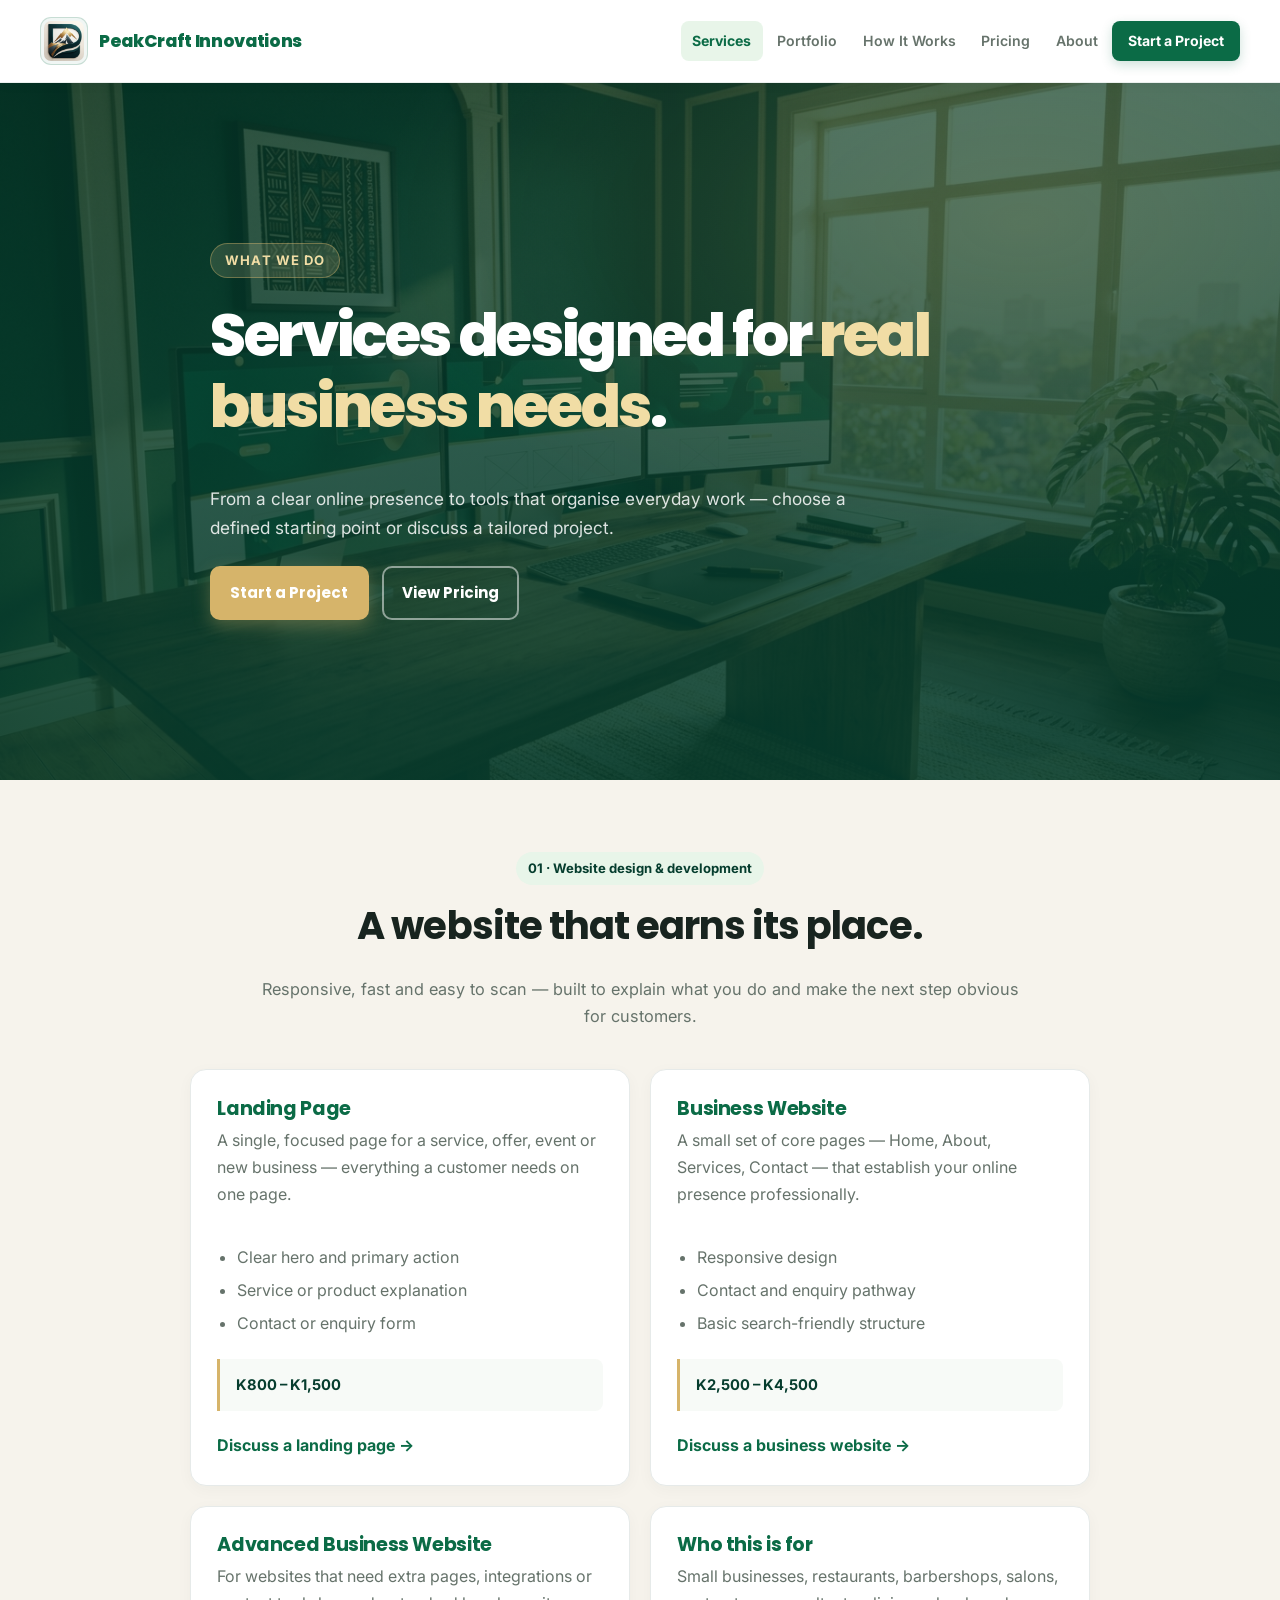
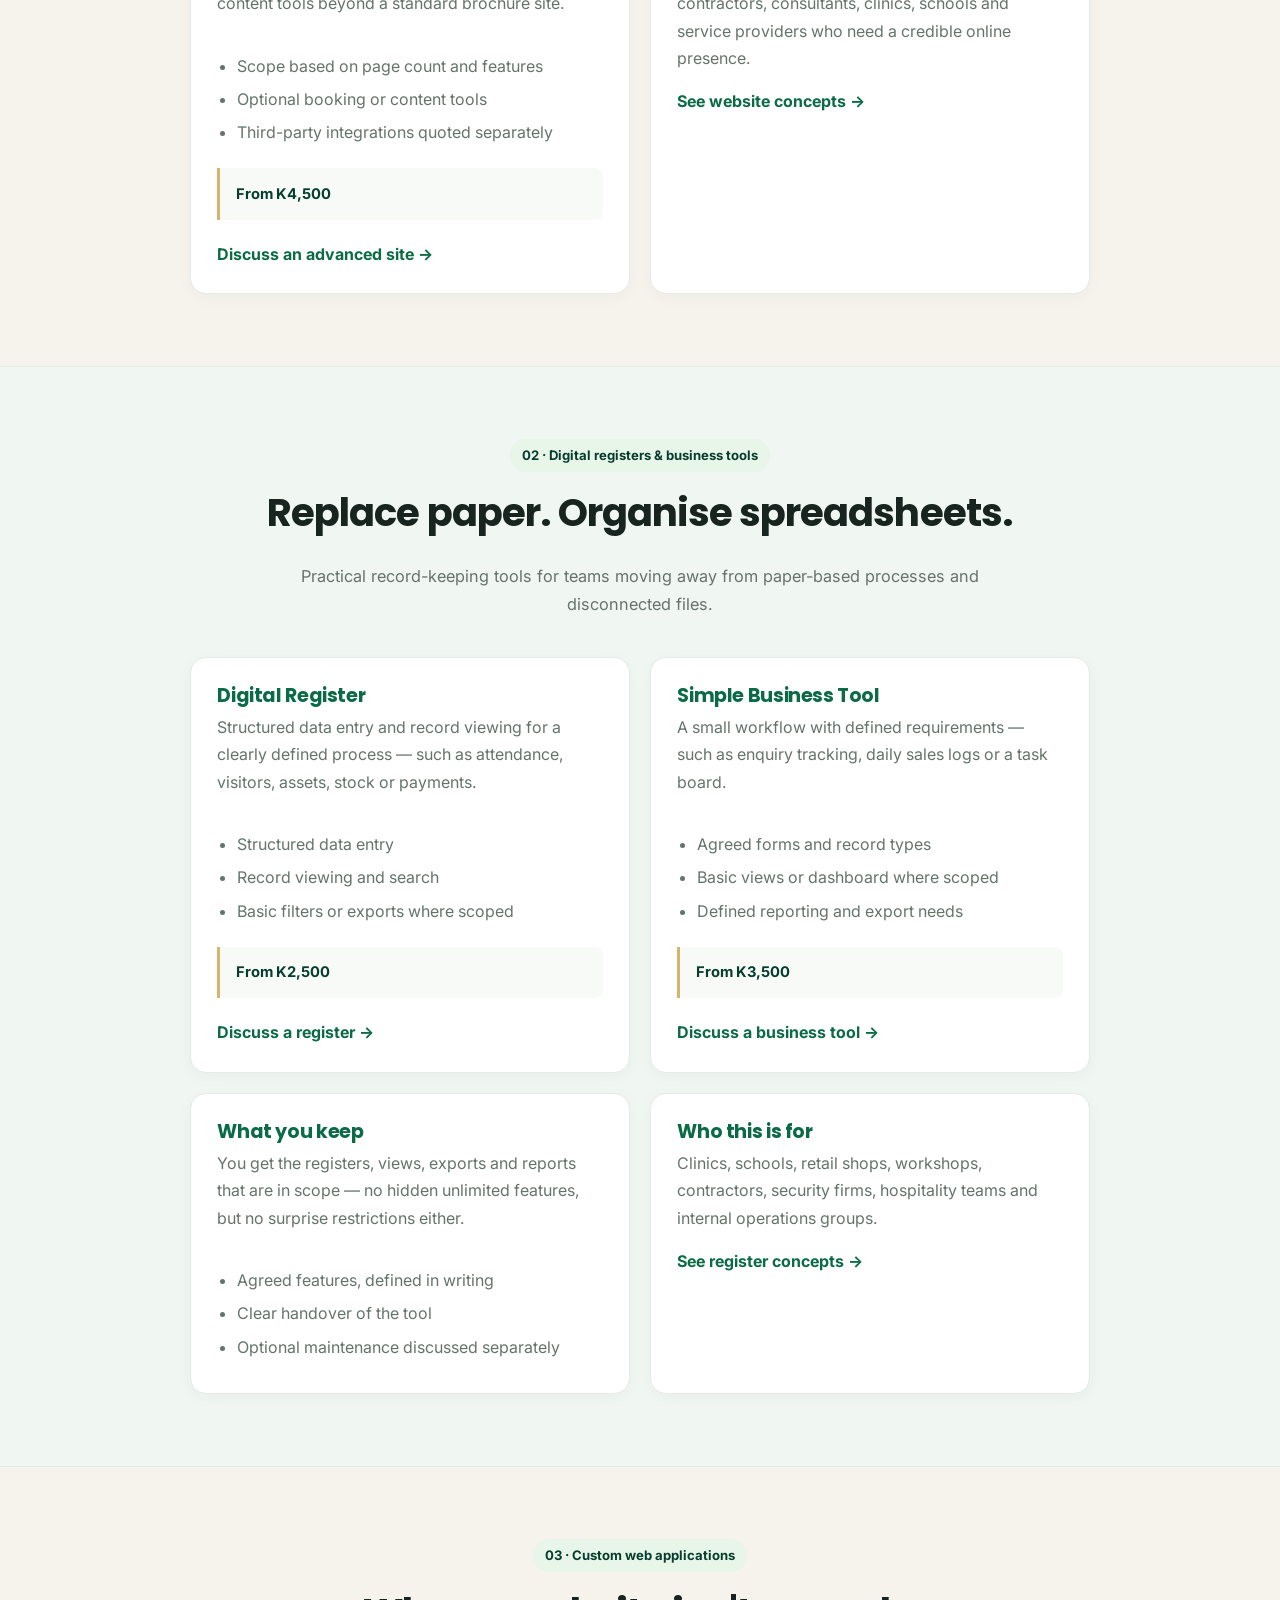
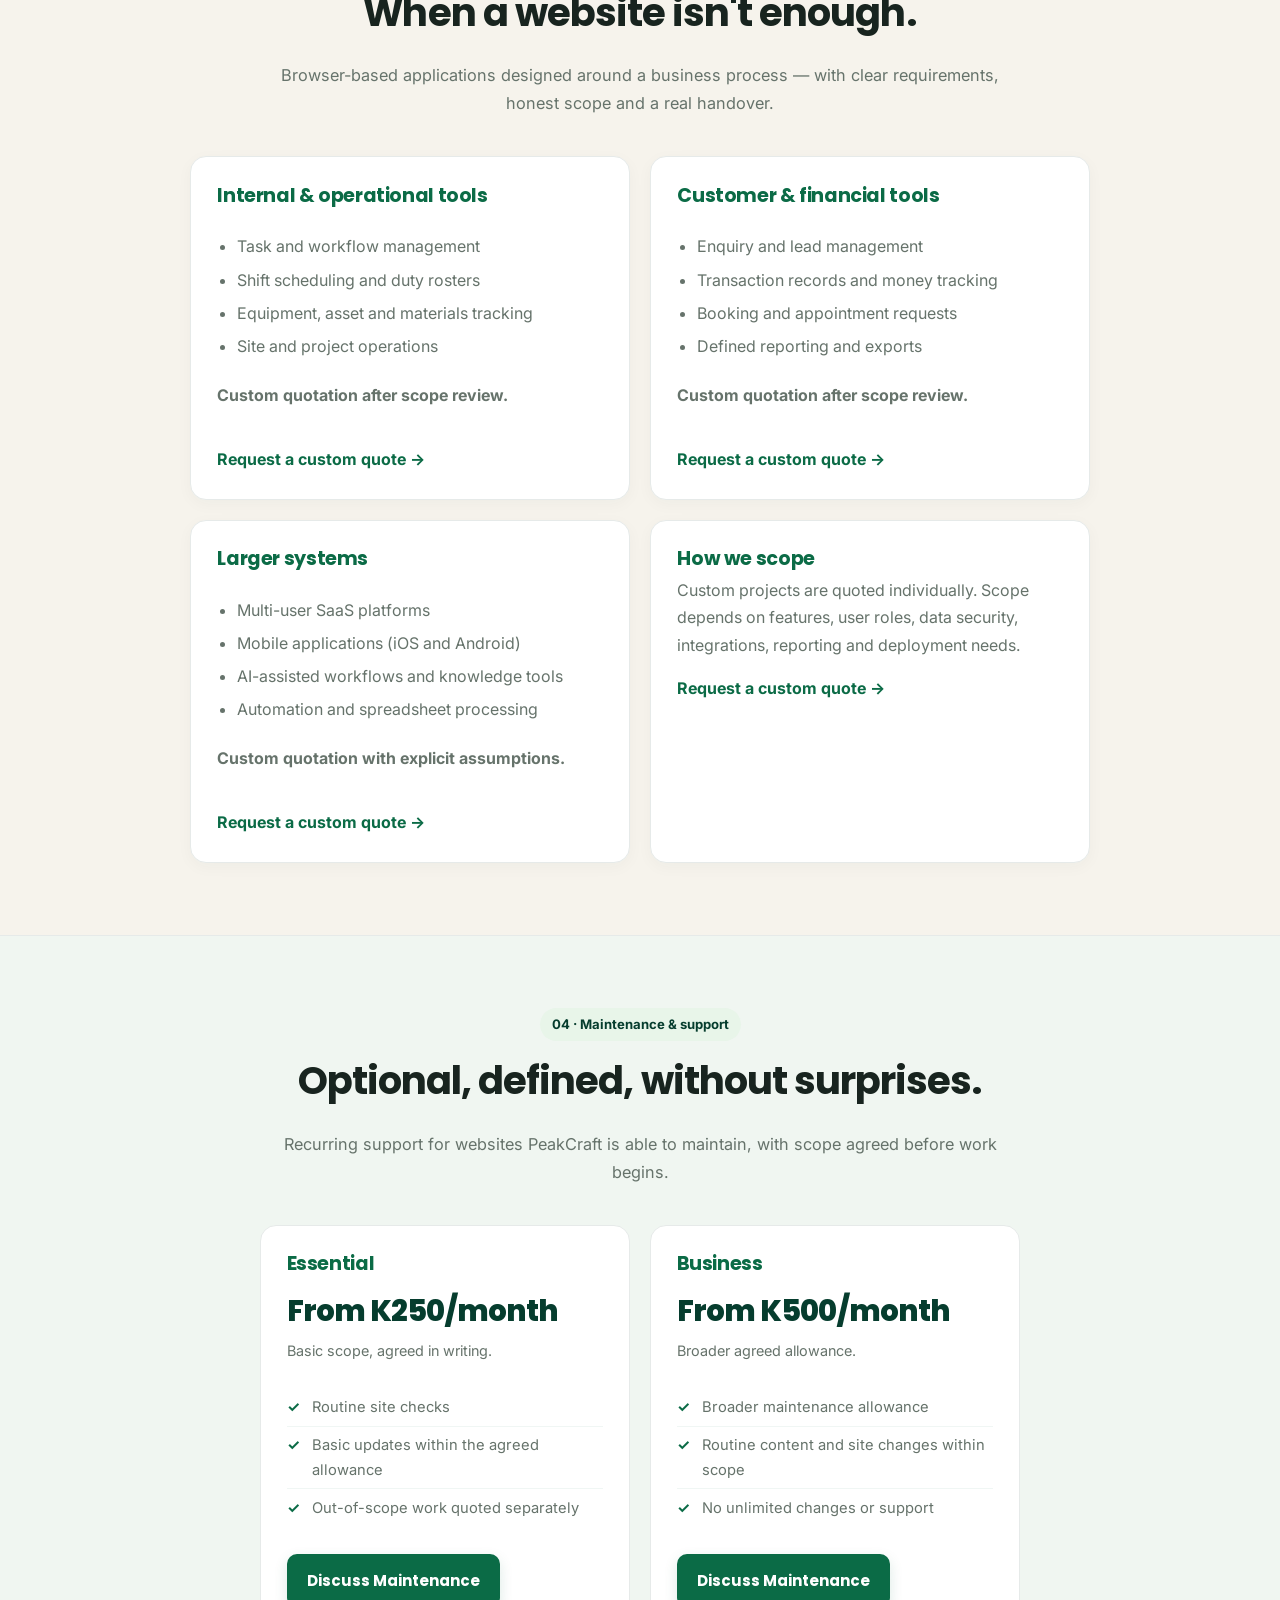
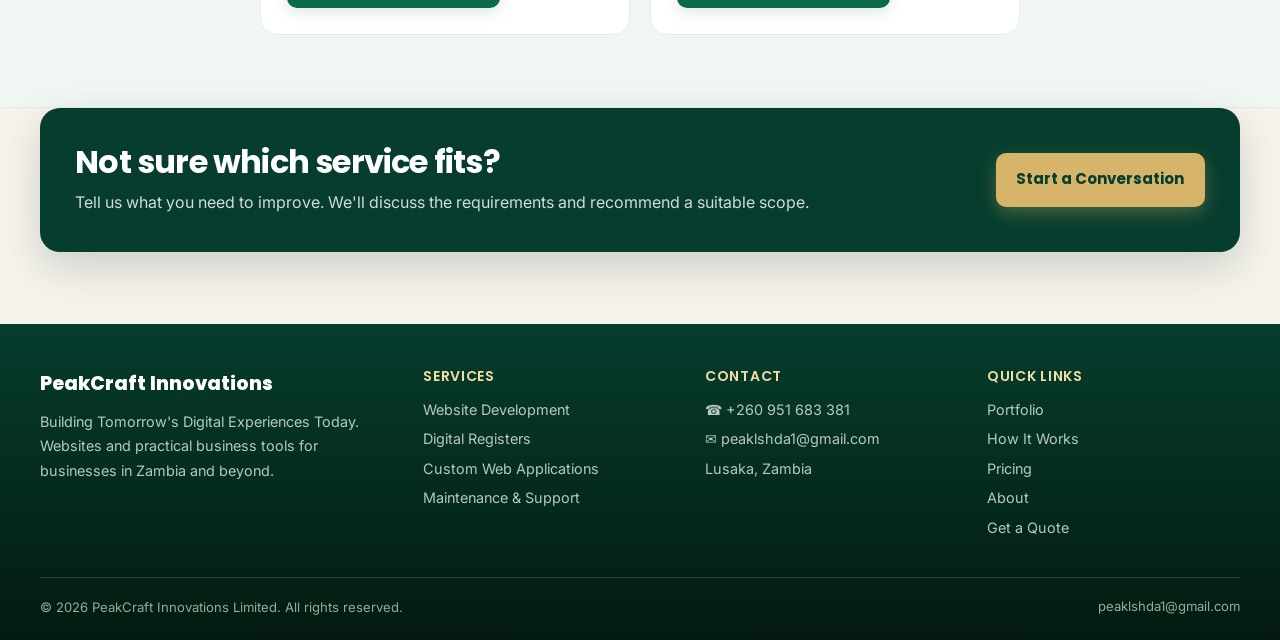
<file: services.html>
<!DOCTYPE html>
<html lang="en">
<head>
  <meta charset="UTF-8" />
  <meta name="viewport" content="width=device-width, initial-scale=1" />
  <title>Services — PeakCraft Innovations</title>
  <meta name="description" content="Website design and development, digital registers, custom web applications and maintenance support from PeakCraft Innovations in Lusaka, Zambia." />
  <meta name="theme-color" content="#063D2E" />
  <link rel="icon" type="image/png" href="Socials/assets/logo.png" />
  <link rel="preconnect" href="https://fonts.googleapis.com" />
  <link rel="preconnect" href="https://fonts.gstatic.com" crossorigin />
  <link href="https://fonts.googleapis.com/css2?family=Inter:wght@400;500;600;700&family=Poppins:wght@600;700;800&display=swap" rel="stylesheet" />
  <link rel="stylesheet" href="assets/css/styles.css" />
</head>
<body>
<a class="skip-link" href="#main">Skip to content</a>
<header id="mainHeader">
  <nav class="container" aria-label="Primary navigation">
    <a class="logo-wrapper" href="index.html" aria-label="PeakCraft Innovations home">
      <img class="logo-img" src="Socials/assets/logo.png" alt="PeakCraft Innovations logo" width="48" height="48"
        onerror="this.onerror=null;this.src='data:image/svg+xml,%3Csvg xmlns=%22http://www.w3.org/2000/svg%22 width=%2264%22 height=%2264%22 viewBox=%220 0 64 64%22%3E%3Crect width=%2264%22 height=%2264%22 fill=%22%23063D2E%22 rx=%2212%22/%3E%3Ctext x=%2232%22 y=%2242%22 font-size=%2230%22 text-anchor=%22middle%22 fill=%22%23F1DDA5%22 font-family=%22sans-serif%22 font-weight=%22bold%22%3EPC%3C/text%3E%3C/svg%3E'">
      <span class="logo-text">PeakCraft Innovations</span>
    </a>
    <button class="menu-toggle" aria-expanded="false" aria-controls="primary-links" aria-label="Open menu">☰</button>
    <div class="nav-links" id="primary-links" role="navigation" aria-label="Main menu">
      <a href="services.html" class="active-link" aria-current="page">Services</a>
      <a href="portfolio.html">Portfolio</a>
      <a href="how-it-works.html">How It Works</a>
      <a href="pricing.html">Pricing</a>
      <a href="about.html">About</a>
      <a href="#" class="nav-cta" data-zite>Start a Project</a>
    </div>
  </nav>
</header>
<main id="main">
  <section class="page-band" aria-labelledby="services-title">
    <div class="band-media">
      <img src="assets/images/page-services.jpg" alt="" onerror="this.style.display='none'" />
    </div>
    <div class="band-overlay"></div>
    <div class="band-content container">
      <span class="hero-eyebrow">What we do</span>
      <h1 id="services-title">Services designed for <span style="color:var(--warm-gold)">real business needs</span>.</h1>
      <p style="max-width:640px;font-size:1.08rem">From a clear online presence to tools that organise everyday work — choose a defined starting point or discuss a tailored project.</p>
      <div class="button-row">
        <a class="btn btn-gold" href="#" data-zite>Start a Project</a>
        <a class="btn btn-ghost" href="pricing.html">View Pricing</a>
      </div>
    </div>
  </section>
  <section aria-labelledby="websites-title">
    <div class="container">
      <div class="section-heading">
        <span class="eyebrow">01 · Website design &amp; development</span>
        <h2 id="websites-title">A website that earns its place.</h2>
        <p>Responsive, fast and easy to scan — built to explain what you do and make the next step obvious for customers.</p>
      </div>
      <div class="service-grid" style="max-width:900px;margin:0 auto">
        <article class="service-card">
          <h3>Landing Page</h3>
          <p>A single, focused page for a service, offer, event or new business — everything a customer needs on one page.</p>
          <ul>
            <li>Clear hero and primary action</li>
            <li>Service or product explanation</li>
            <li>Contact or enquiry form</li>
          </ul>
          <div class="price-strip">K800 – K1,500</div>
          <a class="card-cta" href="#" data-zite data-zite-service="Landing Page">Discuss a landing page →</a>
        </article>
        <article class="service-card">
          <h3>Business Website</h3>
          <p>A small set of core pages — Home, About, Services, Contact — that establish your online presence professionally.</p>
          <ul>
            <li>Responsive design</li>
            <li>Contact and enquiry pathway</li>
            <li>Basic search-friendly structure</li>
          </ul>
          <div class="price-strip">K2,500 – K4,500</div>
          <a class="card-cta" href="#" data-zite data-zite-service="Business Website">Discuss a business website →</a>
        </article>
        <article class="service-card">
          <h3>Advanced Business Website</h3>
          <p>For websites that need extra pages, integrations or content tools beyond a standard brochure site.</p>
          <ul>
            <li>Scope based on page count and features</li>
            <li>Optional booking or content tools</li>
            <li>Third-party integrations quoted separately</li>
          </ul>
          <div class="price-strip">From K4,500</div>
          <a class="card-cta" href="#" data-zite data-zite-service="Advanced Website">Discuss an advanced site →</a>
        </article>
        <article class="service-card">
          <h3>Who this is for</h3>
          <p>Small businesses, restaurants, barbershops, salons, contractors, consultants, clinics, schools and service providers who need a credible online presence.</p>
          <p style="margin-bottom:0"><a href="portfolio.html" class="card-cta">See website concepts →</a></p>
        </article>
      </div>
    </div>
  </section>
  <section style="background:#F0F6F1;border-block:1px solid var(--gray-100)" aria-labelledby="registers-title">
    <div class="container">
      <div class="section-heading">
        <span class="eyebrow">02 · Digital registers &amp; business tools</span>
        <h2 id="registers-title">Replace paper. Organise spreadsheets.</h2>
        <p>Practical record-keeping tools for teams moving away from paper-based processes and disconnected files.</p>
      </div>
      <div class="service-grid" style="max-width:900px;margin:0 auto">
        <article class="service-card">
          <h3>Digital Register</h3>
          <p>Structured data entry and record viewing for a clearly defined process — such as attendance, visitors, assets, stock or payments.</p>
          <ul>
            <li>Structured data entry</li>
            <li>Record viewing and search</li>
            <li>Basic filters or exports where scoped</li>
          </ul>
          <div class="price-strip">From K2,500</div>
          <a class="card-cta" href="#" data-zite data-zite-service="Digital Register">Discuss a register →</a>
        </article>
        <article class="service-card">
          <h3>Simple Business Tool</h3>
          <p>A small workflow with defined requirements — such as enquiry tracking, daily sales logs or a task board.</p>
          <ul>
            <li>Agreed forms and record types</li>
            <li>Basic views or dashboard where scoped</li>
            <li>Defined reporting and export needs</li>
          </ul>
          <div class="price-strip">From K3,500</div>
          <a class="card-cta" href="#" data-zite data-zite-service="Business Tool">Discuss a business tool →</a>
        </article>
        <article class="service-card">
          <h3>What you keep</h3>
          <p>You get the registers, views, exports and reports that are in scope — no hidden unlimited features, but no surprise restrictions either.</p>
          <ul>
            <li>Agreed features, defined in writing</li>
            <li>Clear handover of the tool</li>
            <li>Optional maintenance discussed separately</li>
          </ul>
        </article>
        <article class="service-card">
          <h3>Who this is for</h3>
          <p>Clinics, schools, retail shops, workshops, contractors, security firms, hospitality teams and internal operations groups.</p>
          <p style="margin-bottom:0"><a href="portfolio.html" class="card-cta">See register concepts →</a></p>
        </article>
      </div>
    </div>
  </section>
  <section aria-labelledby="custom-title">
    <div class="container">
      <div class="section-heading">
        <span class="eyebrow">03 · Custom web applications</span>
        <h2 id="custom-title">When a website isn't enough.</h2>
        <p>Browser-based applications designed around a business process — with clear requirements, honest scope and a real handover.</p>
      </div>
      <div class="service-grid" style="max-width:900px;margin:0 auto">
        <article class="service-card">
          <h3>Internal &amp; operational tools</h3>
          <ul>
            <li>Task and workflow management</li>
            <li>Shift scheduling and duty rosters</li>
            <li>Equipment, asset and materials tracking</li>
            <li>Site and project operations</li>
          </ul>
          <p style="margin-top:1rem"><strong>Custom quotation after scope review.</strong></p>
          <a class="card-cta" href="#" data-zite data-zite-service="Custom Software">Request a custom quote →</a>
        </article>
        <article class="service-card">
          <h3>Customer &amp; financial tools</h3>
          <ul>
            <li>Enquiry and lead management</li>
            <li>Transaction records and money tracking</li>
            <li>Booking and appointment requests</li>
            <li>Defined reporting and exports</li>
          </ul>
          <p style="margin-top:1rem"><strong>Custom quotation after scope review.</strong></p>
          <a class="card-cta" href="#" data-zite data-zite-service="Custom Software">Request a custom quote →</a>
        </article>
        <article class="service-card">
          <h3>Larger systems</h3>
          <ul>
            <li>Multi-user SaaS platforms</li>
            <li>Mobile applications (iOS and Android)</li>
            <li>AI-assisted workflows and knowledge tools</li>
            <li>Automation and spreadsheet processing</li>
          </ul>
          <p style="margin-top:1rem"><strong>Custom quotation with explicit assumptions.</strong></p>
          <a class="card-cta" href="#" data-zite data-zite-service="Custom Software">Request a custom quote →</a>
        </article>
        <article class="service-card">
          <h3>How we scope</h3>
          <p>Custom projects are quoted individually. Scope depends on features, user roles, data security, integrations, reporting and deployment needs.</p>
          <p style="margin-bottom:0"><a href="#" data-zite data-zite-service="Custom Software" class="card-cta">Request a custom quote →</a></p>
        </article>
      </div>
    </div>
  </section>
  <section style="background:#F0F6F1;border-block:1px solid var(--gray-100)" aria-labelledby="maintenance-title">
    <div class="container">
      <div class="section-heading">
        <span class="eyebrow">04 · Maintenance &amp; support</span>
        <h2 id="maintenance-title">Optional, defined, without surprises.</h2>
        <p>Recurring support for websites PeakCraft is able to maintain, with scope agreed before work begins.</p>
      </div>
      <div class="pricing-grid" style="max-width:760px;margin:0 auto">
        <article class="pricing-card">
          <h3>Essential</h3>
          <div class="pricing-price">From K250/month</div>
          <p class="pricing-period">Basic scope, agreed in writing.</p>
          <ul>
            <li>Routine site checks</li>
            <li>Basic updates within the agreed allowance</li>
            <li>Out-of-scope work quoted separately</li>
          </ul>
          <a class="btn" href="#" data-zite data-zite-service="Website Maintenance">Discuss Maintenance</a>
        </article>
        <article class="pricing-card">
          <h3>Business</h3>
          <div class="pricing-price">From K500/month</div>
          <p class="pricing-period">Broader agreed allowance.</p>
          <ul>
            <li>Broader maintenance allowance</li>
            <li>Routine content and site changes within scope</li>
            <li>No unlimited changes or support</li>
          </ul>
          <a class="btn" href="#" data-zite data-zite-service="Website Maintenance">Discuss Maintenance</a>
        </article>
      </div>
    </div>
  </section>
  <section aria-labelledby="service-cta-title" style="padding-top:0">
    <div class="container">
      <div class="custom-band">
        <div>
          <h2 id="service-cta-title">Not sure which service fits?</h2>
          <p>Tell us what you need to improve. We'll discuss the requirements and recommend a suitable scope.</p>
        </div>
        <a class="btn btn-gold" href="#" data-zite>Start a Conversation</a>
      </div>
    </div>
  </section>
</main>
<footer>
  <div class="container">
    <div class="footer-inner">
      <div class="footer-brand">
        <div class="footer-logo-text">PeakCraft Innovations</div>
        <p>Building Tomorrow's Digital Experiences Today. Websites and practical business tools for businesses in Zambia and beyond.</p>
      </div>
      <div class="footer-col">
        <h4>Services</h4>
        <a href="services.html">Website Development</a>
        <a href="services.html">Digital Registers</a>
        <a href="services.html">Custom Web Applications</a>
        <a href="services.html">Maintenance &amp; Support</a>
      </div>
      <div class="footer-col">
        <h4>Contact</h4>
        <a href="tel:+260951683381">☎ +260 951 683 381</a>
        <a href="mailto:peaklshda1@gmail.com">✉ peaklshda1@gmail.com</a>
        <p>Lusaka, Zambia</p>
      </div>
      <div class="footer-col">
        <h4>Quick Links</h4>
        <a href="portfolio.html">Portfolio</a>
        <a href="how-it-works.html">How It Works</a>
        <a href="pricing.html">Pricing</a>
        <a href="about.html">About</a>
        <a href="#" data-zite>Get a Quote</a>
      </div>
    </div>
    <div class="footer-bottom">
      <p>© 2026 PeakCraft Innovations Limited. All rights reserved.</p>
      <a href="mailto:peaklshda1@gmail.com">peaklshda1@gmail.com</a>
    </div>
  </div>
</footer>
<script src="assets/js/site-config.js"></script>
<script src="assets/js/main.js"></script>
</body>
</html>
</file>
<file: assets/css/styles.css>
/* ============================================================
   PEAKCRAFT INNOVATIONS — SHARED DESIGN SYSTEM
   Emerald · Champagne Gold · Warm Ivory
   ============================================================ */
:root {
  --deep-emerald:  #063D2E;
  --forest-green:  #0B6B46;
  --brand-green:   #19A86B;
  --champagne:     #D6B46A;
  --warm-gold:     #F1DDA5;
  --warm-ivory:    #F6F3EC;
  --white:         #FFFFFF;
  --text-dark:     #18241F;
  --text-secondary:#66736B;
  --primary-green: var(--forest-green);
  --secondary-green: var(--brand-green);
  --light-green:   #E8F5E9;
  --off-white:     var(--warm-ivory);
  --warm-yellow:   var(--champagne);
  --dark-yellow:   #E6B422;
  --deep-green:    var(--deep-emerald);
  --gray-50:       #F2F5F4;
  --gray-100:      #E6EAE9;
  --gray-200:      #C9D0CE;
  --gray-600:      #5A6B67;
  --radius-sm:     8px;
  --radius-md:     14px;
  --radius:        16px;
  --radius-lg:     24px;
  --radius-xl:     32px;
  --max-width:     1200px;
  --shadow-sm:     0 2px 8px rgba(6,61,46,.04);
  --shadow:        0 8px 24px rgba(6,61,46,.10);
  --shadow-md:     0 8px 30px rgba(6,61,46,.06);
  --shadow-lg:     0 16px 40px rgba(6,61,46,.18);
  --shadow-primary:0 8px 30px rgba(11,107,70,.20);
  --transition:    .25s ease;
  --font-body:    'Inter', -apple-system, BlinkMacSystemFont, sans-serif;
  --font-heading: 'Poppins', 'Inter', sans-serif;
}
*, *::before, *::after { box-sizing: border-box; }
html { scroll-behavior: smooth; scroll-padding-top: 100px; }
body {
  margin: 0;
  font-family: var(--font-body);
  background: var(--warm-ivory);
  color: var(--text-dark);
  line-height: 1.65;
  -webkit-font-smoothing: antialiased;
  overflow-x: hidden;
}
h1, h2, h3, h4 {
  font-family: var(--font-heading);
  line-height: 1.2;
  margin: 0 0 .7em;
  color: var(--text-dark);
  letter-spacing: -.02em;
}
h1 { font-size: clamp(2.2rem, 5vw, 3.7rem); font-weight: 800; letter-spacing: -.04em; }
h2 { font-size: clamp(1.65rem, 3vw, 2.5rem); font-weight: 700; letter-spacing: -.025em; }
h3 { font-size: 1.2rem; font-weight: 700; color: var(--forest-green); }
h4 { font-size: 1rem; font-weight: 600; }
p  { margin: 0 0 1rem; color: var(--text-secondary); font-size: 1rem; line-height: 1.7; }
a  { color: var(--forest-green); text-decoration: none; transition: color var(--transition); }
a:hover { color: var(--brand-green); }
a:focus-visible, button:focus-visible { outline: 3px solid var(--champagne); outline-offset: 3px; }
img { max-width: 100%; display: block; }
.container { width: min(100% - 2.25rem, var(--max-width)); margin-inline: auto; }
section { padding: 4.5rem 0; }
.skip-link {
  position: absolute; top: -50px; left: 1rem; z-index: 2000;
  background: white; padding: .7rem 1rem; border-radius: 8px;
}
.skip-link:focus { top: 1rem; }
header {
  position: sticky; top: 0; z-index: 1000;
  background: rgba(255,255,255,.97);
  border-bottom: 1px solid rgba(6,61,46,.08);
  box-shadow: 0 2px 12px rgba(0,0,0,.04);
  backdrop-filter: blur(10px);
  -webkit-backdrop-filter: blur(10px);
  transition: box-shadow var(--transition);
}
header.scrolled { box-shadow: 0 4px 24px rgba(6,61,46,.08); }
nav {
  display: flex; align-items: center; justify-content: space-between;
  gap: 1rem; min-height: 82px;
}
.logo-wrapper { display: inline-flex; align-items: center; gap: .7rem; flex-shrink: 0; }
.logo-img {
  width: 48px; height: 48px; object-fit: contain; border-radius: 11px;
  background: rgba(11,107,70,.06); padding: 3px; border: 1px solid rgba(11,107,70,.18);
  transition: transform var(--transition), border-color var(--transition);
}
.logo-wrapper:hover .logo-img { transform: scale(1.04); border-color: var(--forest-green); }
.logo-text {
  font-family: var(--font-heading); font-size: 1.08rem; font-weight: 800;
  color: var(--forest-green); letter-spacing: -.02em; white-space: nowrap;
}
.nav-links { display: flex; flex-wrap: wrap; align-items: center; gap: .2rem; }
.nav-links a {
  padding: .55rem .7rem; border-radius: 8px; font-weight: 600;
  font-size: .88rem; color: var(--text-secondary);
}
.nav-links a:hover, .nav-links a.active-link {
  color: var(--forest-green); background: var(--light-green);
}
.nav-links a.active-link { font-weight: 700; }
.nav-cta {
  background: var(--forest-green); color: white !important;
  padding: .55rem 1rem !important; border-radius: 8px !important;
  font-weight: 700 !important; box-shadow: 0 4px 12px rgba(11,107,70,.2);
}
.nav-cta:hover { background: var(--brand-green); color: white !important; }
.menu-toggle {
  display: none; background: none; border: 2px solid var(--gray-100);
  border-radius: 8px; padding: .5rem .7rem; cursor: pointer;
  font-size: 1.3rem; color: var(--forest-green); line-height: 1;
}
.menu-toggle:hover { background: var(--light-green); }
.btn {
  display: inline-flex; justify-content: center; align-items: center; gap: .45rem;
  min-height: 46px; padding: .78rem 1.15rem;
  border: 2px solid transparent; border-radius: 10px;
  background: var(--forest-green); color: white;
  font-family: var(--font-heading); font-weight: 700; font-size: .94rem;
  transition: transform var(--transition), background var(--transition), box-shadow var(--transition);
  box-shadow: 0 5px 14px rgba(11,107,70,.14); cursor: pointer;
  text-align: center; white-space: nowrap;
}
.btn:hover { background: var(--brand-green); color: white; transform: translateY(-2px); }
.btn-gold {
  background: var(--champagne); color: var(--deep-emerald);
  box-shadow: 0 6px 18px rgba(214,180,106,.32);
}
.btn-gold:hover { background: var(--warm-gold); color: var(--deep-emerald); }
.btn-outline {
  color: var(--forest-green); background: white;
  border-color: var(--gray-100); box-shadow: none;
}
.btn-outline:hover { background: var(--light-green); color: var(--deep-emerald); }
.btn-ghost {
  background: transparent; color: white;
  border: 2px solid rgba(255,255,255,.5); box-shadow: none;
}
.btn-ghost:hover { background: rgba(255,255,255,.1); color: white; }
.button-row { display: flex; flex-wrap: wrap; gap: .8rem; margin-top: 1.5rem; }
.page-band {
  position: relative; overflow: hidden;
  background: var(--deep-emerald); min-height: 380px; display: grid; place-items: center;
}
.page-band .band-media { position: absolute; inset: 0; z-index: 0; pointer-events: none; }
.page-band .band-media img,
.page-band .band-media video { width: 100%; height: 100%; object-fit: cover; opacity: .55; }
.page-band .band-overlay {
  position: absolute; inset: 0; z-index: 1;
  background:
    radial-gradient(ellipse at 80% 20%, rgba(214,180,106,.18), transparent 45%),
    linear-gradient(180deg, rgba(6,61,46,.55) 0%, rgba(6,61,46,.82) 100%);
}
.page-band .band-content {
  position: relative; z-index: 2; color: white;
  padding: clamp(3rem, 8vw, 5.5rem) 0; max-width: 860px;
}
.page-band .band-content h1,
.page-band .band-content h2,
.page-band .band-content h3 { color: white; }
.page-band .band-content p { color: rgba(255,255,255,.85); }
.page-band .band-content a { color: var(--warm-gold); }
.page-band .band-content a.btn { color: white; }
.hero-cinematic {
  position: relative; overflow: hidden;
  background: var(--deep-emerald); min-height: clamp(560px, 88vh, 820px);
  display: grid; place-items: center;
}
.hero-cinematic .hero-video,
.hero-cinematic .hero-photo,
.hero-cinematic .hero-overlay { position: absolute; inset: 0; }
.hero-cinematic .hero-video,
.hero-cinematic .hero-photo { z-index: 0; pointer-events: none; }
.hero-cinematic .hero-video video,
.hero-cinematic .hero-photo img { width: 100%; height: 100%; object-fit: cover; opacity: .5; }
.hero-cinematic .hero-photo { z-index: 1; }
.hero-cinematic .hero-photo img { opacity: .38; }
.hero-cinematic .hero-overlay {
  z-index: 2;
  background:
    radial-gradient(ellipse at 80% 20%, rgba(214,180,106,.20), transparent 40%),
    radial-gradient(ellipse at 10% 80%, rgba(25,168,107,.28), transparent 45%),
    linear-gradient(180deg, rgba(6,61,46,.55) 0%, rgba(6,61,46,.85) 100%);
}
.hero-cinematic .hero-content {
  position: relative; z-index: 3; color: white;
  max-width: 860px; padding: clamp(3rem, 8vw, 6rem) 1.25rem; text-align: center;
}
.hero-eyebrow {
  display: inline-flex; align-items: center; gap: .5rem;
  padding: .35rem .9rem; border-radius: 999px;
  background: rgba(241,221,165,.15); border: 1px solid rgba(214,180,106,.4);
  color: var(--warm-gold); font-size: .82rem; font-weight: 700;
  letter-spacing: .08em; text-transform: uppercase; margin-bottom: 1.4rem;
}
.hero-cinematic h1 { color: white; margin-bottom: 1rem; }
.hero-cinematic h1 .gold { color: var(--warm-gold); }
.hero-cinematic .hero-lead {
  color: rgba(255,255,255,.88); font-size: clamp(1.02rem, 1.6vw, 1.18rem);
  max-width: 640px; margin: 0 auto 1.8rem;
}
.hero-cinematic .button-row { justify-content: center; }
.section-heading { max-width: 760px; margin: 0 auto 2.4rem; text-align: center; }
.section-heading p { font-size: 1.02rem; }
.eyebrow {
  display: inline-flex; align-items: center; gap: .5rem;
  padding: .35rem .75rem; border-radius: 999px;
  background: var(--light-green); color: var(--deep-emerald);
  font-size: .82rem; font-weight: 700; margin-bottom: 1.1rem;
}
.service-grid { display: grid; grid-template-columns: repeat(2, minmax(0,1fr)); gap: 1.25rem; }
.service-card {
  background: var(--white); border: 1px solid var(--gray-100); border-radius: var(--radius);
  padding: 1.65rem; box-shadow: 0 4px 16px rgba(6,61,46,.035);
  display: flex; flex-direction: column;
  transition: box-shadow var(--transition), transform var(--transition);
}
.service-card:hover { box-shadow: var(--shadow-lg); transform: translateY(-3px); }
.service-number {
  display: inline-grid; place-items: center; width: 42px; height: 42px;
  margin-bottom: 1rem; border-radius: 12px; background: var(--light-green);
  color: var(--deep-emerald); font-weight: 800; font-family: var(--font-heading);
}
.service-card h3 { color: var(--forest-green); margin-bottom: .45rem; }
.service-card ul { padding-left: 1.2rem; margin: .8rem 0 0; color: var(--text-secondary); }
.service-card li { margin: .42rem 0; }
.card-cta { margin-top: auto; padding-top: 1.3rem; font-weight: 700; }
.price-strip {
  margin-top: 1rem; padding: .85rem 1rem;
  background: #F7FAF7; border-left: 3px solid var(--champagne);
  border-radius: 0 8px 8px 0; color: var(--deep-emerald);
  font-weight: 700; font-size: .92rem;
}
.tags { display: flex; flex-wrap: wrap; gap: .6rem; justify-content: center; margin-top: 2rem; }
.tag {
  display: inline-flex; align-items: center;
  background: var(--white); color: var(--forest-green);
  padding: .55rem 1.1rem; border-radius: 60px;
  font-weight: 600; font-size: .88rem;
  box-shadow: var(--shadow-sm); border: 1px solid rgba(11,107,70,.1);
  transition: all var(--transition); text-decoration: none;
}
.tag:hover, .tag:focus-visible {
  background: var(--forest-green); color: var(--white);
  border-color: var(--forest-green); transform: translateY(-2px);
  box-shadow: var(--shadow-primary);
}
.steps-grid { display: grid; grid-template-columns: repeat(3, minmax(0,1fr)); gap: 1rem; }
.step {
  padding: 1.4rem; background: white; border: 1px solid var(--gray-100);
  border-radius: 14px; border-top: 4px solid var(--forest-green);
  transition: transform var(--transition), box-shadow var(--transition);
}
.step:hover { transform: translateY(-3px); box-shadow: var(--shadow); }
.step strong, .step-title { display: block; color: var(--forest-green); margin-bottom: .4rem; font-weight: 700; }
.step-number {
  font-family: var(--font-heading); font-weight: 800;
  font-size: 2rem; color: var(--champagne); margin-bottom: .4rem;
}
.custom-band {
  padding: 2.2rem; border-radius: 20px; background: var(--deep-emerald);
  display: flex; align-items: center; justify-content: space-between; gap: 1.5rem;
  box-shadow: var(--shadow-lg);
}
.custom-band h2 { color: white; font-size: clamp(1.4rem, 3vw, 2rem); margin-bottom: .5rem; }
.custom-band p { color: rgba(255,255,255,.82); margin-bottom: 0; }
.custom-band .btn { flex-shrink: 0; }
.pricing-section { background: #F0F6F1; border-block: 1px solid var(--gray-100); }
.pricing-grid { display: grid; grid-template-columns: repeat(2, minmax(0,1fr)); gap: 1.25rem; }
.pricing-grid-4 { grid-template-columns: repeat(4, minmax(0,1fr)); }
.pricing-card {
  background: white; border: 1px solid var(--gray-100); border-radius: var(--radius);
  padding: 1.6rem; display: flex; flex-direction: column; position: relative;
  transition: box-shadow var(--transition), transform var(--transition);
}
.pricing-card:hover { box-shadow: var(--shadow-lg); transform: translateY(-3px); }
.pricing-card.featured {
  border: 2px solid var(--forest-green);
  background: linear-gradient(145deg, #f6fbf8, var(--white));
}
.pricing-badge {
  position: absolute; top: -12px; left: 50%; transform: translateX(-50%);
  background: var(--champagne); color: var(--deep-emerald);
  font-family: var(--font-heading); font-weight: 700; font-size: .72rem;
  padding: .25rem 1rem; border-radius: 60px; white-space: nowrap; letter-spacing: .04em;
}
.pricing-card h3 { color: var(--forest-green); margin-bottom: .3rem; }
.pricing-price {
  font-family: var(--font-heading);
  font-size: clamp(1.35rem, 2.5vw, 1.85rem);
  font-weight: 800; letter-spacing: -.03em;
  color: var(--deep-emerald); margin: .45rem 0 .2rem;
}
.pricing-period { font-size: .9rem; color: var(--text-secondary); margin-bottom: .8rem; }
.pricing-card ul { padding-left: 0; margin: .8rem 0 1.25rem; flex: 1; color: var(--text-secondary); list-style: none; }
.pricing-card ul li { padding: .4rem 0 .4rem 1.6rem; position: relative; font-size: .92rem; border-bottom: 1px solid rgba(11,107,70,.06); }
.pricing-card ul li:last-child { border-bottom: none; }
.pricing-card ul li::before { content: '✓'; position: absolute; left: 0; color: var(--forest-green); font-weight: 700; }
.pricing-card ul li.no::before { content: '–'; color: var(--gray-200); }
.pricing-card .btn { align-self: flex-start; margin-top: .5rem; }
.subheading { margin: 2.8rem 0 1.15rem; }
.notice {
  margin-top: 1.6rem; padding: 1.15rem 1.3rem;
  border: 1px solid #E8DCA9; background: #FFFCF0; border-radius: 12px;
}
.notice p:last-child { margin-bottom: 0; }
.portfolio-headline-row {
  display: flex; align-items: flex-end; justify-content: space-between;
  gap: 1.5rem; margin-bottom: 1.5rem;
}
.portfolio-count {
  flex-shrink: 0; display: flex; flex-direction: column; align-items: center;
  justify-content: center; min-width: 112px; min-height: 100px;
  border: 1px solid #d6e8da; border-radius: 18px; background: #fff;
  box-shadow: var(--shadow); padding: 1rem;
}
.portfolio-count strong { font-family: var(--font-heading); color: var(--forest-green); font-size: 2rem; line-height: 1; }
.portfolio-count span { font-size: .75rem; color: var(--text-secondary); margin-top: .5rem; text-align: center; }
.portfolio-notice {
  display: flex; gap: .8rem; align-items: flex-start;
  background: #f0f8f1; border: 1px solid #d7eadb;
  border-left: 4px solid var(--champagne);
  border-radius: 12px; padding: 1rem 1.15rem; margin: 1.4rem 0 1.6rem;
}
.portfolio-notice strong { white-space: nowrap; color: var(--deep-emerald); }
.portfolio-notice span { color: var(--text-secondary); font-size: .92rem; }
.portfolio-toolbar {
  display: flex; align-items: flex-end; justify-content: space-between;
  gap: 1rem; margin-bottom: .8rem;
}
.portfolio-filters { display: flex; gap: .5rem; flex-wrap: wrap; }
.portfolio-filter {
  font-family: var(--font-body); font-size: .83rem; font-weight: 700;
  padding: .58rem .85rem; background: #fff; color: var(--text-secondary);
  border: 1px solid #d9e7dc; border-radius: 999px;
  cursor: pointer; transition: all var(--transition);
}
.portfolio-filter:hover, .portfolio-filter:focus,
.portfolio-filter.is-active {
  background: var(--forest-green); color: #fff; border-color: var(--forest-green);
}
.portfolio-search-label { font-size: .8rem; font-weight: 700; color: var(--text-secondary); min-width: 230px; }
.portfolio-search-label input {
  display: block; width: 100%; margin: .25rem 0 0;
  border: 1px solid #d9e7dc; border-radius: 9px; padding: .65rem .75rem;
  font: inherit; background: #fff; color: var(--text-dark);
}
.portfolio-search-label input:focus { outline: none; border-color: var(--forest-green); box-shadow: 0 0 0 3px rgba(11,107,70,.12); }
.portfolio-results-status { font-size: .85rem; margin: .6rem 0 1rem; }
.portfolio-grid, .portfolio-data-grid {
  display: grid; grid-template-columns: repeat(3, minmax(0,1fr));
  gap: 1.5rem; align-items: stretch;
}
.portfolio-card {
  background: var(--white); border-radius: var(--radius); box-shadow: var(--shadow);
  overflow: hidden; transition: transform var(--transition), box-shadow var(--transition);
  border: 1px solid rgba(11,107,70,.08);
  display: flex; flex-direction: column; min-width: 0;
}
.portfolio-card:hover { transform: translateY(-6px); box-shadow: var(--shadow-lg); }
.portfolio-card:focus-within { outline: 3px solid var(--champagne); outline-offset: 3px; }
.card-img-wrap { height: 200px; overflow: hidden; background: var(--light-green); position: relative; }
.card-img-wrap img {
  width: 100%; height: 100%; object-fit: cover;
  transition: transform .5s ease;
}
.portfolio-card:hover .card-img-wrap img { transform: scale(1.03); }
.card-body { padding: 1.25rem 1.25rem 1.5rem; display: flex; flex-direction: column; flex: 1; }
.card-body h4 {
  font-family: var(--font-heading); font-weight: 700;
  color: var(--forest-green); margin: 0 0 .5rem; font-size: 1.05rem;
}
.card-body p { color: var(--text-secondary); font-size: .9rem; margin: 0 0 1rem; line-height: 1.5; flex: 1; }
.card-link {
  display: inline-flex; align-items: center; gap: .4rem;
  font-weight: 600; color: var(--forest-green); text-decoration: none;
  transition: gap var(--transition), color var(--transition);
}
.card-link:hover { gap: .8rem; color: var(--brand-green); }
.project-card-topline {
  display: flex; justify-content: space-between; align-items: center;
  gap: .5rem; margin-bottom: .65rem;
}
.project-category { font-size: .7rem; font-weight: 800; text-transform: uppercase; letter-spacing: .06em; color: var(--text-secondary); }
.project-status {
  display: inline-flex; align-items: center; border-radius: 999px;
  padding: .3rem .55rem; background: #eef5ef; color: #31563a;
  font-size: .68rem; font-weight: 800; white-space: nowrap;
}
.project-status[data-status="Working Demo"] { background:#e0f4e7; color:#145b2d; }
.project-status[data-status="Live Demo"]    { background:#dceafe; color:#194c91; }
.project-status[data-status="Design Concept"]{ background:#f5f0df; color:#755c15; }
.project-status[data-status="In Development"]{ background:#e9e5fb; color:#4c3c8c; }
.project-actions { display: flex; gap: .5rem; flex-wrap: wrap; margin-top: .8rem; }
.project-actions button, .project-actions a {
  font: 700 .78rem var(--font-body); display: inline-flex;
  align-items: center; justify-content: center; gap: .3rem;
  border-radius: 8px; padding: .55rem .7rem; border: 1px solid #d6e5da;
  background: #fff; color: var(--forest-green); cursor: pointer; min-height: 34px;
  transition: all var(--transition); text-decoration: none;
}
.project-actions button:hover, .project-actions a:hover { background: var(--light-green); color: var(--deep-emerald); }
.project-actions .primary-project-action { background: var(--forest-green); color: #fff; border-color: var(--forest-green); }
.project-actions .primary-project-action:hover { background: var(--brand-green); color: #fff; }
.project-dialog {
  width: min(760px, calc(100% - 24px)); max-height: 88vh;
  border: 0; border-radius: 18px; padding: 0;
  box-shadow: 0 25px 90px rgba(0,0,0,.3); color: var(--text-dark);
}
.project-dialog::backdrop { background: rgba(5,26,13,.68); backdrop-filter: blur(3px); }
.project-dialog-top {
  display: flex; align-items: center; justify-content: space-between;
  padding: 1rem 1.25rem; border-bottom: 1px solid #e6eee7; background: #fbfdfb;
}
.dialog-close {
  width: 38px; height: 38px; padding: 0; border-radius: 50%;
  font-size: 1.5rem; line-height: 1; background: #eaf4ed; color: var(--deep-emerald);
  border: none; cursor: pointer;
}
.dialog-close:hover { background: #d6eadd; }
.project-dialog-body { padding: 1.35rem; overflow: auto; }
.project-dialog-body h2 { font-size: 1.7rem; margin: .2rem 0 .65rem; }
.project-dialog-body p { font-size: .95rem; }
.project-detail-panel {
  background: #f6faf6; border: 1px solid #e0ebe2;
  border-radius: 12px; padding: 1rem; margin: 1rem 0;
}
.project-detail-panel h3 { font-size: 1rem; margin-bottom: .4rem; }
.portfolio-video-wrap, .demo-video-section {
  background: var(--white); border-radius: var(--radius-lg);
  box-shadow: var(--shadow-md); overflow: hidden; margin-bottom: 2.5rem;
  border: 1px solid rgba(6,61,46,.04);
}
.portfolio-video-wrap video, .demo-video-section video {
  width: 100%; max-height: 480px; object-fit: contain;
  display: block; background: #0a0a0a;
}
.portfolio-video-label, .demo-video-header {
  padding: .9rem 1.5rem; background: var(--deep-emerald); color: var(--white);
  font-weight: 600; font-size: .95rem; display: flex; align-items: center; gap: .6rem;
}
.portfolio-video-label::before {
  content: '▶'; background: var(--champagne); color: var(--deep-emerald);
  width: 24px; height: 24px; border-radius: 50%; display: flex;
  align-items: center; justify-content: center; font-size: .6rem; flex-shrink: 0;
}
.demo-video-header { display: block; text-align: center; }
.demo-video-header span { display: block; font-weight: 400; font-size: .82rem; opacity: .85; margin-top: .2rem; }
.contact-grid { display: grid; grid-template-columns: 1fr 1.2fr; gap: 2.5rem; align-items: start; }
.contact-info h2 { margin-bottom: 1rem; }
.contact-info-item {
  display: flex; align-items: flex-start; gap: .75rem; margin-bottom: 1rem;
  background: var(--white); border-radius: var(--radius-sm); padding: 1rem;
  box-shadow: 0 2px 8px rgba(11,107,70,.08);
  border: 1px solid rgba(6,61,46,.03);
  transition: transform var(--transition), box-shadow var(--transition);
}
.contact-info-item:hover { transform: translateX(3px); box-shadow: var(--shadow-md); }
.contact-info-icon { font-size: 1.5rem; flex-shrink: 0; }
.contact-info-text { flex: 1; }
.contact-info-text strong {
  display: block; color: var(--forest-green); font-size: .85rem; margin-bottom: .2rem;
  text-transform: uppercase; letter-spacing: .04em;
}
.contact-info-text a, .contact-info-text p { font-size: .95rem; color: var(--text-dark); margin: 0; }
.social-icons { display: flex; gap: .6rem; margin-top: .4rem; flex-wrap: wrap; }
.social-icons a {
  display: inline-flex; align-items: center; justify-content: center;
  width: 40px; height: 40px; border-radius: 50%;
  background: var(--light-green); color: var(--forest-green);
  transition: all var(--transition); text-decoration: none;
}
.social-icons a:hover { transform: translateY(-3px) scale(1.05); box-shadow: 0 6px 16px rgba(11,107,70,.2); }
.social-icons a.facebook-link { background: #1877F2; color: white; }
.social-icons a.whatsapp-link { background: #25D366; color: white; }
.social-icons a.instagram-link { background: linear-gradient(45deg, #f09433, #e6683c, #dc2743, #cc2366, #bc1888); color: white; }
.social-icons a.linkedin-link { background: #0A66C2; color: white; }
.payment-box {
  background: var(--light-green); border-radius: var(--radius);
  padding: 1.5rem; margin-top: 1.5rem;
  box-shadow: 0 4px 12px rgba(11,107,70,.1);
}
.payment-box h3 { margin-bottom: 1rem; }
.payment-box p { font-size: .9rem; margin-bottom: .75rem; }
.payment-box p:last-child { margin-bottom: 0; }
form label { display: block; font-weight: 600; margin-bottom: .35rem; color: var(--text-dark); font-size: .9rem; }
form input, form select, form textarea {
  width: 100%; padding: .65rem .9rem; margin-bottom: 1.1rem;
  border-radius: var(--radius-sm); border: 1.5px solid #d0e8d8;
  font-family: var(--font-body); font-size: .95rem;
  color: var(--text-dark); background: var(--white);
  transition: border-color var(--transition), box-shadow var(--transition);
  appearance: auto;
}
form input:focus, form select:focus, form textarea:focus {
  outline: none; border-color: var(--forest-green);
  box-shadow: 0 0 0 3px rgba(11,107,70,.12);
}
form textarea { resize: vertical; min-height: 100px; }
.form-row { display: grid; grid-template-columns: 1fr 1fr; gap: 0 1rem; }
.form-submit-btn { width: 100%; padding: .9em 1.5em; font-size: 1rem; }
.budget-note {
  background: rgba(214,180,106,.15);
  border: 1px solid rgba(214,180,106,.5);
  border-radius: var(--radius-sm); padding: .65rem .9rem; font-size: .85rem;
  color: var(--deep-emerald); margin-top: -.75rem; margin-bottom: 1.1rem;
}
footer {
  background: linear-gradient(180deg, var(--deep-emerald) 0%, #041a10 100%);
  color: #e8f5e9; padding: 2.8rem 0 1.4rem; margin-top: 0;
}
.footer-inner {
  display: grid; grid-template-columns: 1.4fr 1fr 1fr 1fr;
  gap: 1.8rem; padding-bottom: 2rem;
}
.footer-logo-text {
  font-family: var(--font-heading); font-size: 1.2rem;
  font-weight: 800; color: white; margin-bottom: .6rem;
}
.footer-brand p, .footer-col p, .footer-col a { color: rgba(232,245,233,.78); font-size: .9rem; }
.footer-col h4 { color: var(--warm-gold); font-size: .88rem; letter-spacing: .05em; text-transform: uppercase; margin-bottom: .8rem; }
.footer-col a { display: block; margin: .35rem 0; }
.footer-col a:hover, .footer-bottom a:hover { color: var(--warm-gold); }
.footer-bottom {
  border-top: 1px solid rgba(255,255,255,.14); padding-top: 1.1rem;
  display: flex; align-items: center; justify-content: space-between;
  gap: .7rem; flex-wrap: wrap;
}
.footer-bottom p, .footer-bottom a { color: rgba(232,245,233,.65); font-size: .82rem; margin: 0; }
@media (max-width: 900px) {
  .portfolio-grid, .portfolio-data-grid { grid-template-columns: repeat(2, minmax(0,1fr)); }
  .portfolio-toolbar { align-items: stretch; flex-direction: column; }
  .portfolio-search-label { min-width: 0; }
  .footer-inner { grid-template-columns: repeat(2, minmax(0,1fr)); }
  .pricing-grid-4 { grid-template-columns: repeat(2, minmax(0,1fr)); }
}
@media (max-width: 850px) {
  nav { padding-block: .8rem; flex-wrap: wrap; }
  .menu-toggle { display: inline-flex; }
  .nav-links {
    display: none; width: 100%; flex-direction: column;
    align-items: stretch; padding: .5rem 0;
    border-top: 1px solid var(--gray-100); margin-top: .5rem;
  }
  .nav-links.open { display: flex; }
  .nav-links a { padding: .7rem .8rem; }
  .hero-cinematic .button-row .btn { width: 100%; }
  .contact-grid { grid-template-columns: 1fr; }
  .custom-band { align-items: flex-start; flex-direction: column; padding: 1.5rem; }
}
@media (max-width: 620px) {
  .container { width: min(100% - 1.3rem, var(--max-width)); }
  .logo-text { font-size: 1rem; }
  .logo-img { width: 42px; height: 42px; }
  section { padding: 3rem 0; }
  .service-grid, .pricing-grid, .steps-grid { grid-template-columns: 1fr; }
  .pricing-grid-4 { grid-template-columns: 1fr; }
  .service-card, .pricing-card { padding: 1.3rem; }
  .portfolio-headline-row { align-items: flex-start; }
  .portfolio-count { min-width: 78px; min-height: 78px; padding: .7rem; }
  .portfolio-count strong { font-size: 1.6rem; }
  .portfolio-data-grid, .portfolio-grid { grid-template-columns: 1fr; }
  .portfolio-notice { flex-direction: column; gap: .25rem; }
  .form-row { grid-template-columns: 1fr; }
  .footer-inner { grid-template-columns: 1fr; gap: 1.2rem; }
  .footer-bottom { flex-direction: column; align-items: flex-start; }
  .button-row .btn { width: 100%; }
  .card-img-wrap { height: 180px; }
}
@media (max-width: 480px) {
  .logo-img { width: 38px; height: 38px; border-radius: 9px; }
  .logo-text { font-size: .95rem; }
  h1 { font-size: 1.9rem; }
  .social-icons a { width: 34px; height: 34px; font-size: .85rem; }
}
@media (prefers-reduced-motion: reduce) {
  *, *::before, *::after {
    animation-duration: .01ms !important;
    animation-iteration-count: 1 !important;
    transition-duration: .01ms !important;
    scroll-behavior: auto !important;
  }
  .hero-cinematic .hero-video video { display: none; }
  .hero-cinematic .hero-photo img { opacity: .6; }
  .portfolio-card:hover { transform: none; }
  .card-img-wrap img { transition: none; }
}
</file>
